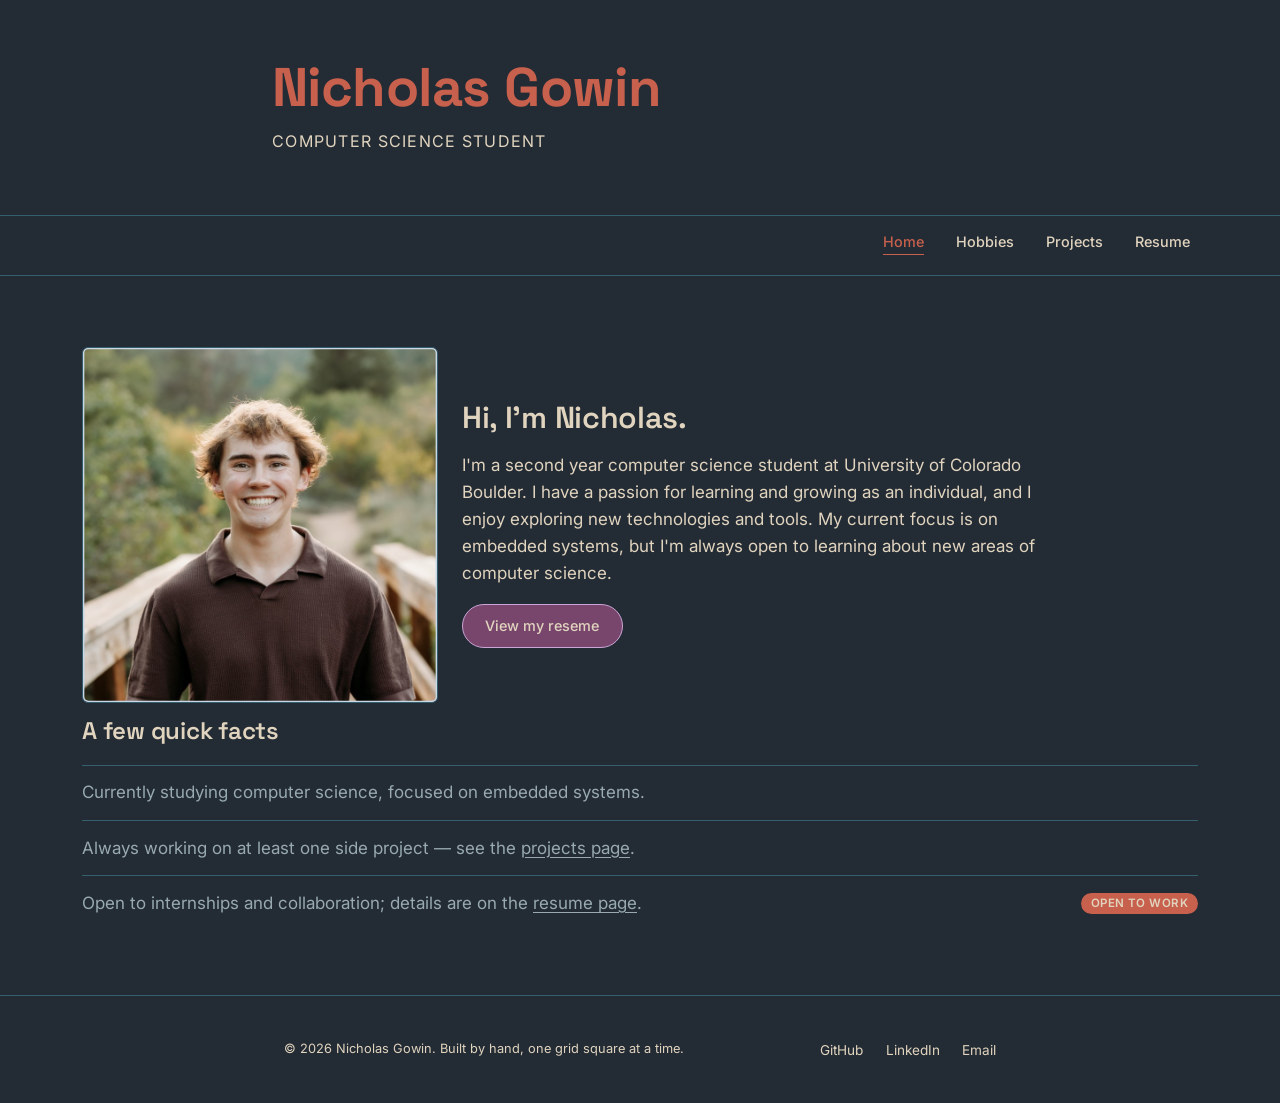
<file: views/index.html>
<!DOCTYPE html>
<html lang="en">
<head>
  <meta charset="UTF-8">
  <meta name="viewport" content="width=device-width, initial-scale=1.0">
  <title>Nicholas Gowin — Home</title>
  <link href="https://cdn.jsdelivr.net/npm/bootstrap@5.3.3/dist/css/bootstrap.min.css" rel="stylesheet">
  <link rel="stylesheet" href="../resources/css/style.css">
</head>
<body>

  <header class="site-header">
    <div class="identity">
      <h1>Nicholas Gowin</h1>
      <p class="tagline">Computer science student</p>
    </div>
  </header>

  <nav class="navbar navbar-expand-lg site-navbar">
    <div class="container">
      <button class="navbar-toggler" type="button" data-bs-toggle="collapse" data-bs-target="#navMain" aria-controls="navMain" aria-expanded="false" aria-label="Toggle navigation">
        <span class="navbar-toggler-icon"></span>
      </button>
      <div class="collapse navbar-collapse" id="navMain">
        <ul class="navbar-nav ms-auto gap-lg-4">
          <li class="nav-item"><a class="nav-link active" aria-current="page" href="index.html">Home</a></li>
          <li class="nav-item"><a class="nav-link" href="hobbies.html">Hobbies</a></li>
          <li class="nav-item"><a class="nav-link" href="projects.html">Projects</a></li>
          <li class="nav-item"><a class="nav-link" href="resume.html">Resume</a></li>
        </ul>
      </div>
    </div>
  </nav>

  <main>
    <div class="container">
      <section class="about">
        <hr class="eyebrow-line">
        <div class="row hero align-items-center g-4">
          <div class="col-md-4">
            <img src="../resources/img/avatar.svg" width="400" height="400" class="img-fluid rounded" alt="Portrait of Nicholas Gowin">
          </div>
          <div class="col-md-8 intro">
            <h2>Hi, I'm Nicholas.</h2>
            <p>
              I'm a second year computer science student at University of Colorado Boulder. 
              I have a passion for learning and growing as an individual, and I enjoy exploring new technologies and tools. My current focus is on embedded systems, but I'm always open to learning about new areas of computer science.
            </p>
            <p>
              
            </p>
            <a class="btn" href="resume.html">View my reseme</a>
          </div>
        </div>
      </section>

      <section class="quick-facts" aria-labelledby="facts-heading">
        <hr class="eyebrow-line">
        <h2 id="facts-heading">A few quick facts</h2>
        <ul class="pin-list list-unstyled">
          <li class="d-flex justify-content-between align-items-center">
            <span>Currently studying computer science, focused on embedded systems.</span>
          </li>

          </li>
          <li class="d-flex justify-content-between align-items-center">
            <span>Always working on at least one side project — see the <a href="projects.html">projects page</a>.</span>
          </li>
          <li class="d-flex justify-content-between align-items-center">
            <span>Open to internships and collaboration; details are on the <a href="resume.html">resume page</a>.</span>
            <span class="badge open-badge rounded-pill">Open to work</span>
          </li>
        </ul>
      </section>
    </div>
  </main>

  <footer class="site-footer">
    <div class="container footer-inner">
      <small>&copy; 2026 Nicholas Gowin. Built by hand, one grid square at a time.</small>
      <ul class="social-list">
        <li><a href="https://github.com/nicholasgowin1">GitHub</a></li>
        <li><a href="https://www.linkedin.com/in/nicholas-gowin-403a16380/">LinkedIn</a></li>
        <li><a href="mailto:nicholasgowin1@gmail.com">Email</a></li>
      </ul>
    </div>
  </footer>

  <script src="https://cdn.jsdelivr.net/npm/bootstrap@5.3.3/dist/js/bootstrap.bundle.min.js"></script>
</body>
</html>
</file>
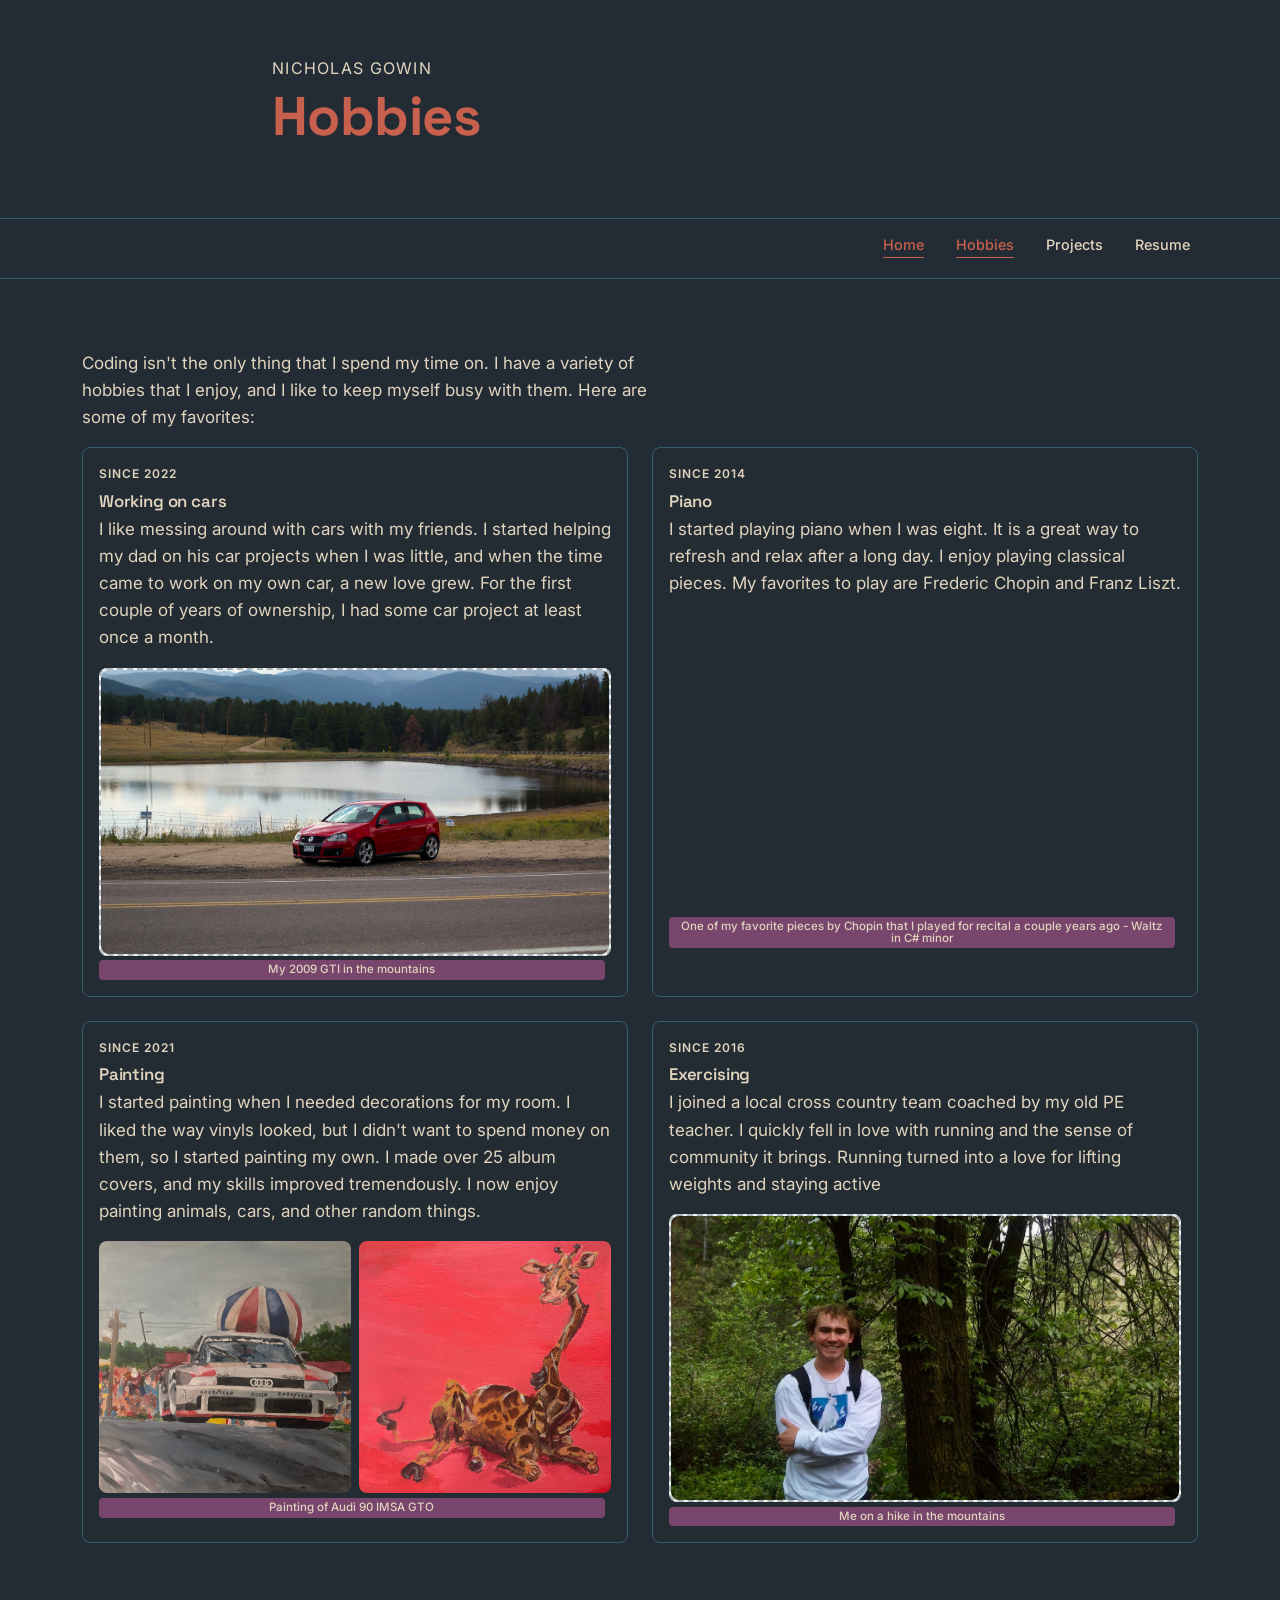
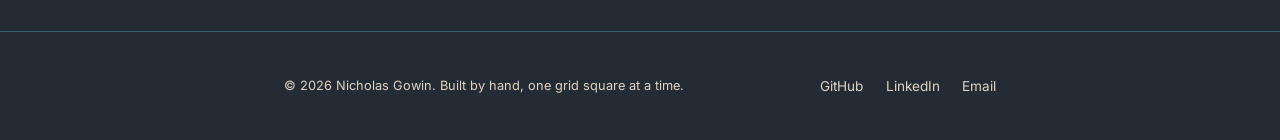
<file: hobbies.html>
<!DOCTYPE html>
<html lang="en">
<head>
  <meta charset="UTF-8">
  <meta name="viewport" content="width=device-width, initial-scale=1.0">
  <title>Nicholas Gowin — Hobbies</title>
  <link href="https://cdn.jsdelivr.net/npm/bootstrap@5.3.3/dist/css/bootstrap.min.css" rel="stylesheet">
  <link rel="stylesheet" href="style.css">
  <style>
    .hobby-photo-placeholder {
      width: 100%;
      aspect-ratio: 16 / 9;
      border: 2px dashed #adb5bd;
      border-radius: 0.5rem;
      background-color: #f1f3f5;
      display: flex;
      align-items: center;
      justify-content: center;
      color: #868e96;
      font-size: 0.95rem;
    }
  </style>
</head>
<body>

  <header class="site-header">
    <div class="identity">
      <p class="tagline" style="margin-bottom:0.2em;">Nicholas Gowin</p>
      <h1>Hobbies</h1>
    </div>
  </header>

  <nav class="navbar navbar-expand-lg site-navbar">
    <div class="container">
      <button class="navbar-toggler" type="button" data-bs-toggle="collapse" data-bs-target="#navMain" aria-controls="navMain" aria-expanded="false" aria-label="Toggle navigation">
        <span class="navbar-toggler-icon"></span>
      </button>
      <div class="collapse navbar-collapse" id="navMain">
        <ul class="navbar-nav ms-auto gap-lg-4">
          <a class="nav-link active" aria-current="page" href="index.html">Home</a>
          <li class="nav-item"><a class="nav-link active" aria-current="page" href="hobbies.html">Hobbies</a></li>
          <li class="nav-item"><a class="nav-link" href="projects.html">Projects</a></li>
          <li class="nav-item"><a class="nav-link" href="resume.html">Resume</a></li>
        </ul>
      </div>
    </div>
  </nav>

  <main>
    <div class="container">
      <section>
        <hr class="eyebrow-line">
        <p>
          Coding isn't the only thing that I spend my time on. I have a variety of hobbies that I enjoy,
           and I like to keep myself busy with them. Here are some of my favorites:
        </p>

        <div class="row row-cols-1 row-cols-md-2 g-4 mb-4">

          <div class="col">
            <div class="card h-100">
              <div class="card-body">
                <p class="meta">Since 2022</p>
                <h3 class="card-title">Working on cars</h3>
                <p class="card-text">
                  I like messing around with cars with my friends. I started helping my dad on his car projects when I was little, 
                  and when the time came to work on my own car, a new love grew. For the first couple of years of ownership, I had some car project 
                  at least once a month.
                </p>
                <div class="hobby-photo-placeholder mt-3">
                  <img src="My_Car.JPEG" alt="My car in the mountains" style="width:100%; height:100%; object-fit:cover; border-radius:0.5rem;">
                </div>
                <span class="badge tag-badge">My 2009 GTI in the mountains</span>

              </div>
            </div>
          </div>

          <div class="col">
            <div class="card h-100">
              <div class="card-body">
                <p class="meta">Since 2014</p>
                <h3 class="card-title">Piano</h3>
                <p class="card-text">
                  I started playing piano when I was eight. It is a great way to refresh and relax after a long day. I enjoy playing classical pieces.
                  My favorites to play are Frederic Chopin and Franz Liszt.
                </p>
                <div class="ratio ratio-16x9 mb-3">
                  <iframe src="https://www.youtube.com/embed/yZBX_78_lHY" title="Piano video" allowfullscreen></iframe>
                </div>
                <span class="badge tag-badge">One of my favorite pieces by Chopin that I played for recital a couple years ago - Waltz in C# minor</span>
              </div>
            </div>
          </div>

          <div class="col">
            <div class="card h-100">
              <div class="card-body">
                <p class="meta">Since 2021</p>
                <h3 class="card-title">Painting</h3>
                <p class="card-text">
                  I started painting when I needed decorations for my room. I liked the way vinyls looked, but I didn't want to spend money on them,
                  so I started painting my own. I made over 25 album covers, and my skills improved tremendously. I now enjoy painting animals, cars, and other random things.
                </p>
                  <div class="row g-2">
                    <div class="col-12 col-sm-6">
                      <img src="Portfolio_Pictures.png" alt="Collage of my paintings" 
                        style="width:100%; height:auto; object-fit:contain; border-radius:0.5rem;">
                    </div>
                  <div class="col-12 col-sm-6">
                    <img src="Portfolio_Pictures1.png" alt="Collage of my paintings" 
                      style="width:100%; height:auto; object-fit:contain; border-radius:0.5rem;">
                    </div>
                  </div>
                <span class="badge tag-badge">Painting of Audi 90 IMSA GTO </span>
              </div>
            </div>
          </div>

          <div class="col">
            <div class="card h-100">
              <div class="card-body">
                <p class="meta">Since 2016</p>
                <h3 class="card-title">Exercising</h3>
                <p class="card-text">
                  I joined a local cross country team coached by my old PE teacher.
                  I quickly fell in love with running and the sense of community it brings. 
                  Running turned into a love for lifting weights and staying active
                </p>
                <div class="hobby-photo-placeholder mt-3">
                  <img src="Exercise.jpeg" alt="" style="width:100%; height:100%; object-fit:cover; border-radius:0.5rem;">
                </div>
                <span class="badge tag-badge">Me on a hike in the mountains</span>
              </div>
            </div>
          </div>

        </div>
      </section>
    </div>
  </main>

  <footer class="site-footer">
    <div class="container footer-inner">
      <small>&copy; 2026 Nicholas Gowin. Built by hand, one grid square at a time.</small>
      <ul class="social-list">
        <li><a href="https://github.com/nicholasgowin1">GitHub</a></li>
        <li><a href="https://www.linkedin.com/in/nicholas-gowin-403a16380/">LinkedIn</a></li>
        <li><a href="mailto:nicholasgowin1@gmail.com">Email</a></li>
      </ul>
    </div>
  </footer>

  <script src="https://cdn.jsdelivr.net/npm/bootstrap@5.3.3/dist/js/bootstrap.bundle.min.js"></script>
</body>
</html>
</file>
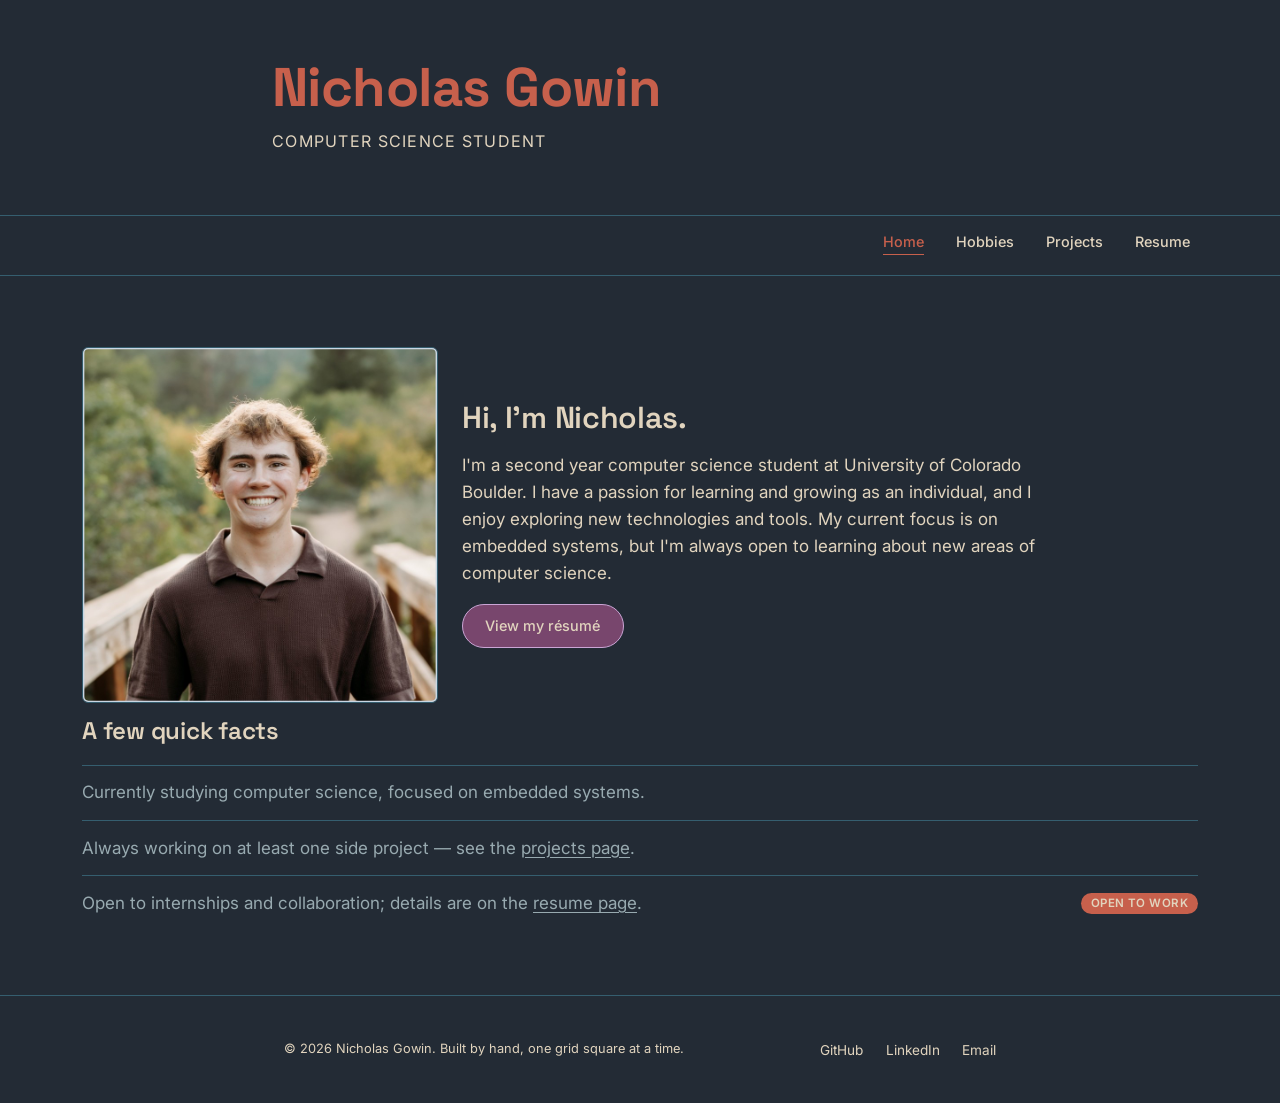
<file: home.html>
<!DOCTYPE html>
<html lang="en">
<head>
  <meta charset="UTF-8">
  <meta name="viewport" content="width=device-width, initial-scale=1.0">
  <title>Nicholas Gowin — Home</title>
  <link href="https://cdn.jsdelivr.net/npm/bootstrap@5.3.3/dist/css/bootstrap.min.css" rel="stylesheet">
  <link rel="stylesheet" href="style.css">
</head>
<body>

  <header class="site-header">
    <div class="identity">
      <h1>Nicholas Gowin</h1>
      <p class="tagline">Computer science student</p>
    </div>
  </header>

  <nav class="navbar navbar-expand-lg site-navbar">
    <div class="container">
      <button class="navbar-toggler" type="button" data-bs-toggle="collapse" data-bs-target="#navMain" aria-controls="navMain" aria-expanded="false" aria-label="Toggle navigation">
        <span class="navbar-toggler-icon"></span>
      </button>
      <div class="collapse navbar-collapse" id="navMain">
        <ul class="navbar-nav ms-auto gap-lg-4">
          <li class="nav-item"><a class="nav-link active" aria-current="page" href="home.html">Home</a></li>
          <li class="nav-item"><a class="nav-link" href="hobbies.html">Hobbies</a></li>
          <li class="nav-item"><a class="nav-link" href="projects.html">Projects</a></li>
          <li class="nav-item"><a class="nav-link" href="resume.html">Resume</a></li>
        </ul>
      </div>
    </div>
  </nav>

  <main>
    <div class="container">
      <section class="about">
        <hr class="eyebrow-line">
        <div class="row hero align-items-center g-4">
          <div class="col-md-4">
            <img src="avatar.svg" width="400" height="400" class="img-fluid rounded" alt="Portrait of Nicholas Gowin">
          </div>
          <div class="col-md-8 intro">
            <h2>Hi, I'm Nicholas.</h2>
            <p>
              I'm a second year computer science student at University of Colorado Boulder. 
              I have a passion for learning and growing as an individual, and I enjoy exploring new technologies and tools. My current focus is on embedded systems, but I'm always open to learning about new areas of computer science.
            </p>
            <p>
              
            </p>
            <a class="btn" href="resume.html">View my résumé</a>
          </div>
        </div>
      </section>

      <section class="quick-facts" aria-labelledby="facts-heading">
        <hr class="eyebrow-line">
        <h2 id="facts-heading">A few quick facts</h2>
        <ul class="pin-list list-unstyled">
          <li class="d-flex justify-content-between align-items-center">
            <span>Currently studying computer science, focused on embedded systems.</span>
          </li>

          </li>
          <li class="d-flex justify-content-between align-items-center">
            <span>Always working on at least one side project — see the <a href="projects.html">projects page</a>.</span>
          </li>
          <li class="d-flex justify-content-between align-items-center">
            <span>Open to internships and collaboration; details are on the <a href="resume.html">resume page</a>.</span>
            <span class="badge open-badge rounded-pill">Open to work</span>
          </li>
        </ul>
      </section>
    </div>
  </main>

  <footer class="site-footer">
    <div class="container footer-inner">
      <small>&copy; 2026 Nicholas Gowin. Built by hand, one grid square at a time.</small>
      <ul class="social-list">
        <li><a href="https://github.com/nicholasgowin1">GitHub</a></li>
        <li><a href="https://www.linkedin.com/in/nicholas-gowin-403a16380/">LinkedIn</a></li>
        <li><a href="mailto:nicholasgowin1@gmail.com">Email</a></li>
      </ul>
    </div>
  </footer>

  <script src="https://cdn.jsdelivr.net/npm/bootstrap@5.3.3/dist/js/bootstrap.bundle.min.js"></script>
</body>
</html>
</file>
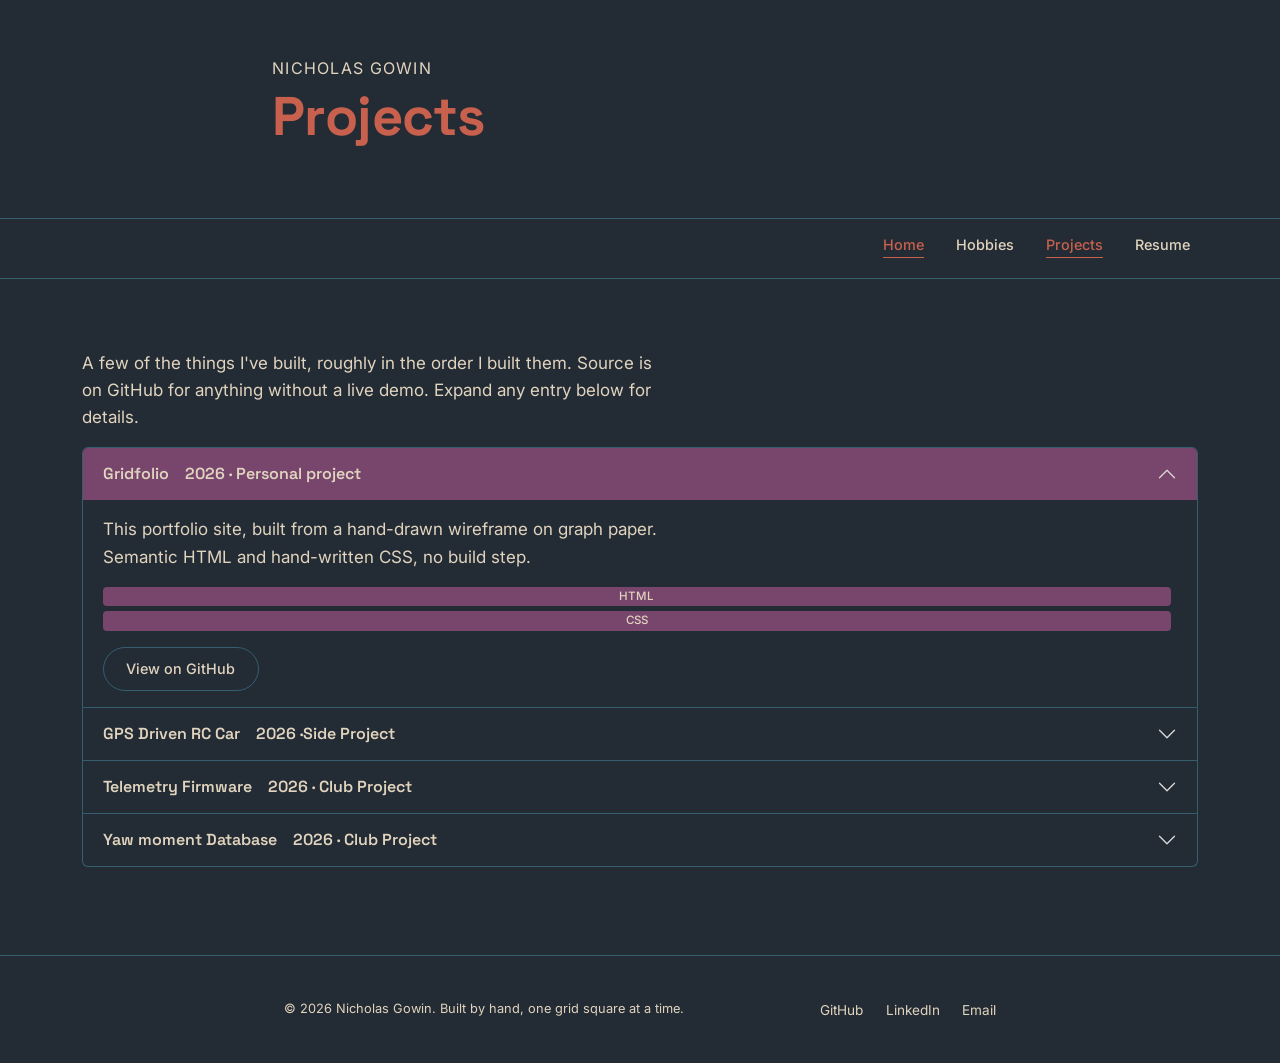
<file: projects.html>
<!DOCTYPE html>
<html lang="en">
<head>
  <meta charset="UTF-8">
  <meta name="viewport" content="width=device-width, initial-scale=1.0">
  <title>Nicholas Gowin — Projects</title>
  <link href="https://cdn.jsdelivr.net/npm/bootstrap@5.3.3/dist/css/bootstrap.min.css" rel="stylesheet">
  <link rel="stylesheet" href="style.css">
</head>
<body>

  <header class="site-header">
    <div class="identity">
      <p class="tagline" style="margin-bottom:0.2em;">Nicholas Gowin</p>
      <h1>Projects</h1>
    </div>
  </header>

  <nav class="navbar navbar-expand-lg site-navbar">
    <div class="container">
      <button class="navbar-toggler" type="button" data-bs-toggle="collapse" data-bs-target="#navMain" aria-controls="navMain" aria-expanded="false" aria-label="Toggle navigation">
        <span class="navbar-toggler-icon"></span>
      </button>
      <div class="collapse navbar-collapse" id="navMain">
        <ul class="navbar-nav ms-auto gap-lg-4">
          <a class="nav-link active" aria-current="page" href="index.html">Home</a>
          <li class="nav-item"><a class="nav-link" href="hobbies.html">Hobbies</a></li>
          <li class="nav-item"><a class="nav-link active" aria-current="page" href="projects.html">Projects</a></li>
          <li class="nav-item"><a class="nav-link" href="resume.html">Resume</a></li>
        </ul>
      </div>
    </div>
  </nav>

  <main>
    <div class="container">
      <section>
        <hr class="eyebrow-line">
        <p>
          A few of the things I've built, roughly in the order I built them.
          Source is on GitHub for anything without a live demo. Expand any
          entry below for details.
        </p>

        <div class="accordion mb-4" id="projectsAccordion">

          <div class="accordion-item">
            <h3 class="accordion-header" id="heading-gridfolio">
              <button class="accordion-button" type="button" data-bs-toggle="collapse" data-bs-target="#collapse-gridfolio" aria-expanded="true" aria-controls="collapse-gridfolio">
                Gridfolio <span class="meta ms-3 mb-0">2026 · Personal project</span>
              </button>
            </h3>
            <div id="collapse-gridfolio" class="accordion-collapse collapse show" aria-labelledby="heading-gridfolio" data-bs-parent="#projectsAccordion">
              <div class="accordion-body">
                <p>
                  This portfolio site, built from a hand-drawn wireframe on graph
                  paper. Semantic HTML and hand-written CSS, no build step.
                </p>
                <span class="badge tag-badge">HTML</span>
                <span class="badge tag-badge">CSS</span>
                <p class="mt-3 mb-0">
                  <a class="btn btn-quiet" href="https://github.com/nicholasgowin/gridfolio">View on GitHub</a>
                </p>
              </div>
            </div>
          </div>

          <div class="accordion-item">
            <h3 class="accordion-header" id="heading-GPS-Car">
              <button class="accordion-button collapsed" type="button" data-bs-toggle="collapse" data-bs-target="#collapse-GPS-Car" aria-expanded="false" aria-controls="collapse-GPS-Car">
                GPS Driven RC Car <span class="meta ms-3 mb-0">2026 ·Side Project</span>
              </button>
            </h3>
            <div id="collapse-GPS-Car" class="accordion-collapse collapse" aria-labelledby="heading-GPS-Car" data-bs-parent="#projectsAccordion">
              <div class="accordion-body">
                <p>
                  A GPS driven RC car that follows assigned waypoints. 
                  It is sent a signal via radio frequency from a raspberry pi that has an embedded 
                  AI system that detects blue herons.
                  The goal is to scare away predatory birds from the area, who might eat my fish.
                </p>
                <span class="badge tag-badge">Arduino IDE</span>
                <span class="badge tag-badge">C++</span>
                <p class="mt-3 mb-0">
                  <a class="btn btn-quiet" href="https://github.com/nicholasgowin/GPS-Car">View on GitHub</a>
                </p>
              </div>
            </div>
          </div>

          <div class="accordion-item">
            <h3 class="accordion-header" id="heading-telemetry">
              <button class="accordion-button collapsed" type="button" data-bs-toggle="collapse" data-bs-target="#collapse-telemetry" aria-expanded="false" aria-controls="collapse-telemetry">
                Telemetry Firmware <span class="meta ms-3 mb-0">2026 · Club Project</span>
              </button>
            </h3>
            <div id="collapse-telemetry" class="accordion-collapse collapse" aria-labelledby="heading-telemetry" data-bs-parent="#projectsAccordion">
              <div class="accordion-body">
                <p>
                  Pulls CAN buss data, and sends it to a remote web server for real-time monitoring.
                </p>
                <span class="badge tag-badge">C</span>
                <p class="mt-3 mb-0">
                  <a class="btn btn-quiet" href="https://github.com/nicholasgowin/telemetry">View on GitHub</a>
                </p>
              </div>
            </div>
          </div>

          <div class="accordion-item">
            <h3 class="accordion-header" id="heading-yaw-moment">
              <button class="accordion-button collapsed" type="button" data-bs-toggle="collapse" data-bs-target="#collapse-yaw-moment" aria-expanded="false" aria-controls="collapse-yaw-moment">
                Yaw moment Database <span class="meta ms-3 mb-0">2026 · Club Project</span>
              </button>
            </h3>
            <div id="collapse-yaw-moment" class="accordion-collapse collapse" aria-labelledby="heading-yaw-moment" data-bs-parent="#projectsAccordion">
              <div class="accordion-body">
                <p>
                  Collects data from the vehicle's CAN bus and displays it in a web interface.
                </p>
                <span class="badge tag-badge">Python</span>
                <span class="badge tag-badge">Matlab
                  
                </span>
                <p class="mt-3 mb-0">
                  <a class="btn btn-quiet" href="https://github.com/nicholasgowin/heading-yaw-moment">View on GitHub</a>
                </p>
              </div>
            </div>
          </div>

        </div>
      </section>
    </div>
  </main>

  <footer class="site-footer">
    <div class="container footer-inner">
      <small>&copy; 2026 Nicholas Gowin. Built by hand, one grid square at a time.</small>
      <ul class="social-list">
        <li><a href="https://github.com/nicholasgowin1">GitHub</a></li>
        <li><a href="https://www.linkedin.com/in/nicholas-gowin-403a16380/">LinkedIn</a></li>
        <li><a href="mailto:nicholasgowin1@gmail.com">Email</a></li>
      </ul>
    </div>
  </footer>

  <script src="https://cdn.jsdelivr.net/npm/bootstrap@5.3.3/dist/js/bootstrap.bundle.min.js"></script>
  <script>
    // If the page is loaded with a hash pointing at an accordion panel
    // (e.g. resume.html links to projects.html#collapse-GPS-Car),
    // expand that panel and scroll to it.
    document.addEventListener('DOMContentLoaded', function () {
      if (window.location.hash) {
        var target = document.querySelector(window.location.hash);
        if (target && target.classList.contains('accordion-collapse')) {
          var collapse = bootstrap.Collapse.getOrCreateInstance(target, { toggle: false });
          collapse.show();
          target.scrollIntoView({ behavior: 'smooth', block: 'start' });
        }
      }
    });
  </script>
</body>
</html>
</file>
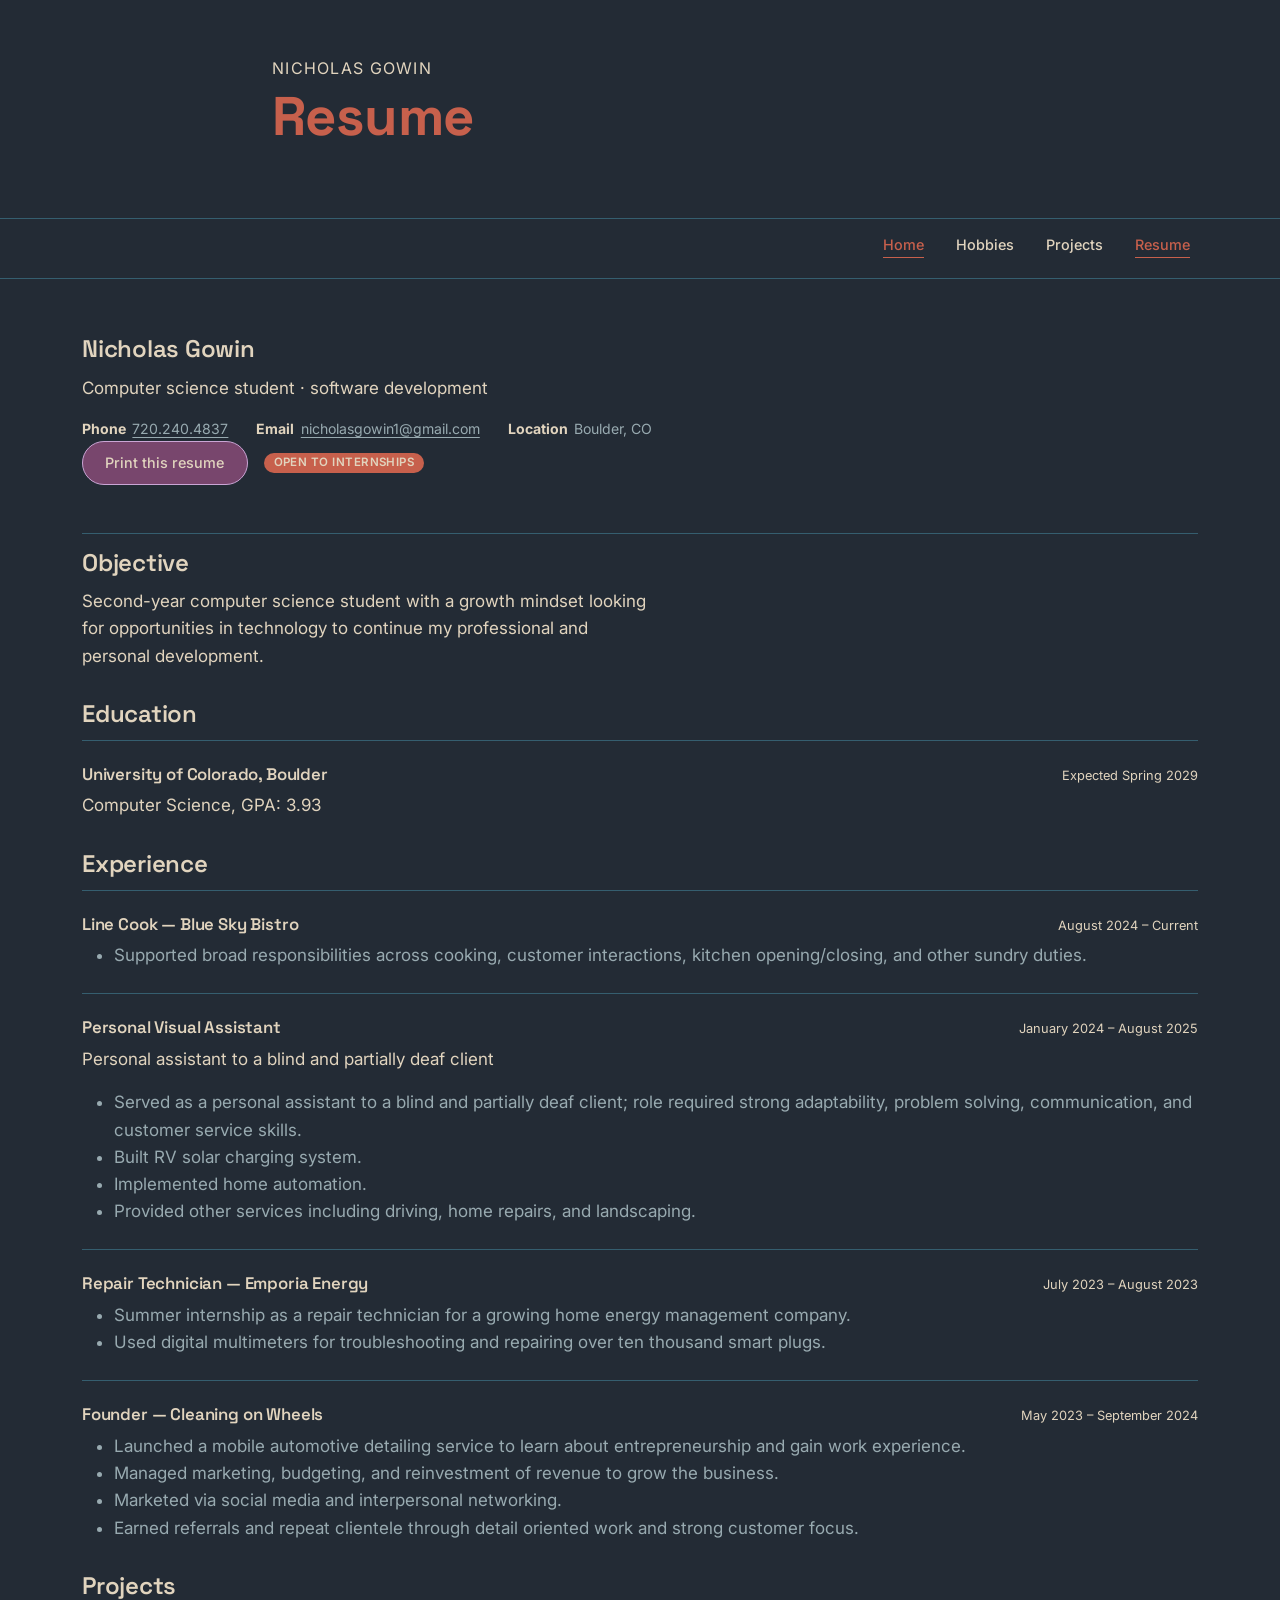
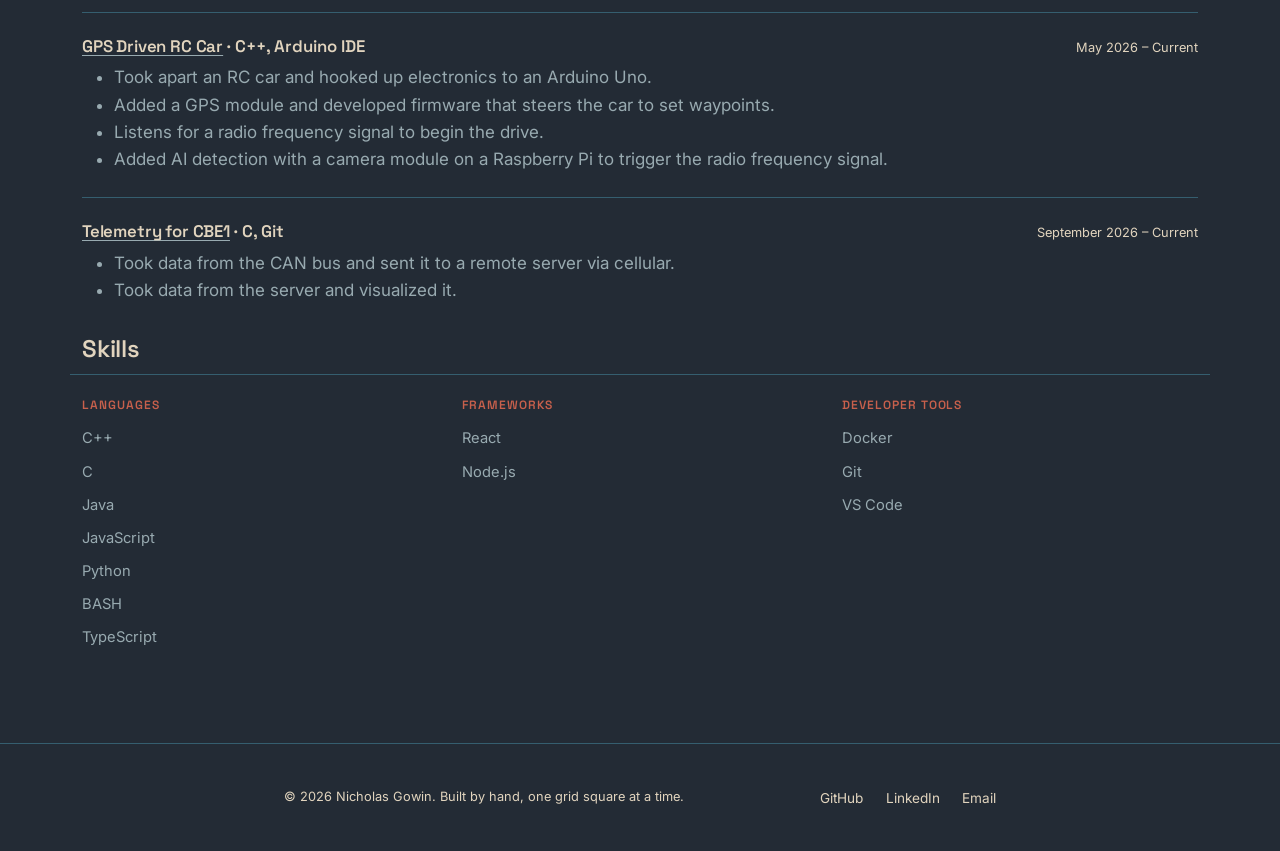
<file: resume.html>
<!DOCTYPE html>
<html lang="en">
<head>
  <meta charset="UTF-8">
  <meta name="viewport" content="width=device-width, initial-scale=1.0">
  <title>Nicholas Gowin — Resume</title>
  <link href="https://cdn.jsdelivr.net/npm/bootstrap@5.3.3/dist/css/bootstrap.min.css" rel="stylesheet">
  <link rel="stylesheet" href="style.css">
</head>
<body>

  <!--
    BOOTSTRAP CLASS ANNOTATIONS (Step 4 requirement — three classes explained)

    Bootstrap class     | Element using it                  | What it does
    --------------------|------------------------------------|----------------------------------------------------------
    container           | <div class="container"> around     | Centers the page content in a fixed max-width column and
                         | <main> on every page                | adds responsive left/right gutters that shrink on mobile.
    row-cols-md-2        | Hobby card grid (hobbies.html)      | Tells the Bootstrap grid to lay out 2 cards per row once
                         |                                      | the viewport reaches "md" width, and stack to 1 per row
                         |                                      | below that — no custom media query needed.
    accordion-button     | Project title buttons (projects.html)| Styles a clickable header that expands/collapses its
                         |                                      | matching accordion-body, and (via aria-expanded) tells
                         |                                      | assistive tech whether that panel is open or closed.
  -->

  <header class="site-header">
    <div class="identity">
      <p class="tagline" style="margin-bottom:0.2em;">Nicholas Gowin</p>
      <h1>Resume</h1>
    </div>
  </header>

  <nav class="navbar navbar-expand-lg site-navbar">
    <div class="container">
      <button class="navbar-toggler" type="button" data-bs-toggle="collapse" data-bs-target="#navMain" aria-controls="navMain" aria-expanded="false" aria-label="Toggle navigation">
        <span class="navbar-toggler-icon"></span>
      </button>
      <div class="collapse navbar-collapse" id="navMain">
        <ul class="navbar-nav ms-auto gap-lg-4">
          <a class="nav-link active" aria-current="page" href="index.html">Home</a>
          <li class="nav-item"><a class="nav-link" href="hobbies.html">Hobbies</a></li>
          <li class="nav-item"><a class="nav-link" href="projects.html">Projects</a></li>
          <li class="nav-item"><a class="nav-link active" aria-current="page" href="resume.html">Resume</a></li>
        </ul>
      </div>
    </div>
  </nav>

  <main>
    <div class="container">
      <section class="resume-header">
        <h2>Nicholas Gowin</h2>
        <p style="margin-bottom:0;">Computer science student · software development</p>
        <dl class="contact-list">
          <div><dt>Phone</dt><dd><a href="tel:7202404837">720.240.4837</a></dd></div>
          <div><dt>Email</dt><dd><a href="mailto:nicholasgowin1@gmail.com">nicholasgowin1@gmail.com</a></dd></div>
          <div><dt>Location</dt><dd>Boulder, CO</dd></div>
        </dl>
        <p class="d-flex align-items-center gap-3 flex-wrap">
          <a class="btn" href="resume.pdf" target="_blank" rel="noopener">Print this resume</a>
          <span class="badge open-badge rounded-pill">Open to internships</span>
        </p>
      </section>

      <section aria-labelledby="objective-heading">
        <hr class="eyebrow-line">
        <h2 id="objective-heading">Objective</h2>
        <p>
          Second-year computer science student with a growth mindset
          looking for opportunities in technology to continue my
          professional and personal development.
        </p>
      </section>

      <section aria-labelledby="education-heading">
        <hr class="eyebrow-line">
        <h2 id="education-heading">Education</h2>
        <article class="resume-entry">
          <div class="role-line">
            <h3>University of Colorado, Boulder</h3>
            <time datetime="2029">Expected Spring 2029</time>
          </div>
          <p>Computer Science, GPA: 3.93</p>
        </article>
      </section>

      <section aria-labelledby="experience-heading">
        <hr class="eyebrow-line">
        <h2 id="experience-heading">Experience</h2>

        <article class="resume-entry">
          <div class="role-line">
            <h3>Line Cook — Blue Sky Bistro</h3>
            <time datetime="2024-08">August 2024 – Current</time>
          </div>
          <ul>
            <li>Supported broad responsibilities across cooking, customer interactions, kitchen opening/closing, and other sundry duties.</li>
          </ul>
        </article>

        <article class="resume-entry">
          <div class="role-line">
            <h3>Personal Visual Assistant</h3>
            <time datetime="2024-01/2025-08">January 2024 – August 2025</time>
          </div>
          <p class="meta" style="text-transform:none; letter-spacing:0;">Personal assistant to a blind and partially deaf client</p>
          <ul>
            <li>Served as a personal assistant to a blind and partially deaf client; role required strong adaptability, problem solving, communication, and customer service skills.</li>
            <li>Built RV solar charging system.</li>
            <li>Implemented home automation.</li>
            <li>Provided other services including driving, home repairs, and landscaping.</li>
          </ul>
        </article>

        <article class="resume-entry">
          <div class="role-line">
            <h3>Repair Technician — Emporia Energy</h3>
            <time datetime="2023-07/2023-08">July 2023 – August 2023</time>
          </div>
          <ul>
            <li>Summer internship as a repair technician for a growing home energy management company.</li>
            <li>Used digital multimeters for troubleshooting and repairing over ten thousand smart plugs.</li>
          </ul>
        </article>

        <article class="resume-entry">
          <div class="role-line">
            <h3>Founder — Cleaning on Wheels</h3>
            <time datetime="2023-05/2024-09">May 2023 – September 2024</time>
          </div>
          <ul>
            <li>Launched a mobile automotive detailing service to learn about entrepreneurship and gain work experience.</li>
            <li>Managed marketing, budgeting, and reinvestment of revenue to grow the business.</li>
            <li>Marketed via social media and interpersonal networking.</li>
            <li>Earned referrals and repeat clientele through detail oriented work and strong customer focus.</li>
          </ul>
        </article>
      </section>

      <section aria-labelledby="projects-heading">
        <hr class="eyebrow-line">
        <h2 id="projects-heading">Projects</h2>

        <article class="resume-entry">
          <div class="role-line">
            <h3><a href="projects.html#collapse-GPS-Car" style="color: var(--ink-soft);">GPS Driven RC Car</a> <span class="meta" style="text-transform:none; letter-spacing:0;">· C++, Arduino IDE</span></h3>
            <time datetime="2026-05">May 2026 – Current</time>
          </div>
          <ul>
            <li>Took apart an RC car and hooked up electronics to an Arduino Uno.</li>
            <li>Added a GPS module and developed firmware that steers the car to set waypoints.</li>
            <li>Listens for a radio frequency signal to begin the drive.</li>
            <li>Added AI detection with a camera module on a Raspberry Pi to trigger the radio frequency signal.</li>
          </ul>
        </article>

        <article class="resume-entry">
          <div class="role-line">
            <h3><a href="projects.html#collapse-telemetry" style="color: var(--ink-soft);">Telemetry for CBE1</a> <span class="meta" style="text-transform:none; letter-spacing:0;">· C, Git</span></h3>
            <time datetime="2026-09">September 2026 – Current</time>
          </div>
          <ul>
            <li>Took data from the CAN bus and sent it to a remote server via cellular.</li>
            <li>Took data from the server and visualized it.</li>
          </ul>
        </article>
      </section>

      <section aria-labelledby="skills-heading">
        <hr class="eyebrow-line">
        <h2 id="skills-heading">Skills</h2>
        <div class="row skills-grid">
          <div class="col-sm-4 mb-4">
            <h3>Languages</h3>
            <ul>
              <li>C++</li>
              <li>C</li>
              <li>Java</li>
              <li>JavaScript</li>
              <li>Python</li>
              <li>BASH</li>
              <li>TypeScript</li>
            </ul>
          </div>
          <div class="col-sm-4 mb-4">
            <h3>Frameworks</h3>
            <ul>
              <li>React</li>
              <li>Node.js</li>
            </ul>
          </div>
          <div class="col-sm-4 mb-4">
            <h3>Developer Tools</h3>
            <ul>
              <li>Docker</li>
              <li>Git</li>
              <li>VS Code</li>
            </ul>
          </div>
        </div>
      </section>
    </div>
  </main>

  <footer class="site-footer">
    <div class="container footer-inner">
      <small>&copy; 2026 Nicholas Gowin. Built by hand, one grid square at a time.</small>
      <ul class="social-list">
        <li><a href="https://github.com/nicholasgowin1">GitHub</a></li>
        <li><a href="https://www.linkedin.com/in/nicholas-gowin-403a16380/">LinkedIn</a></li>
        <li><a href="mailto:nicholasgowin1@gmail.com">Email</a></li>
      </ul>
    </div>
  </footer>

  <script src="https://cdn.jsdelivr.net/npm/bootstrap@5.3.3/dist/js/bootstrap.bundle.min.js"></script>
</body>
</html>
</file>
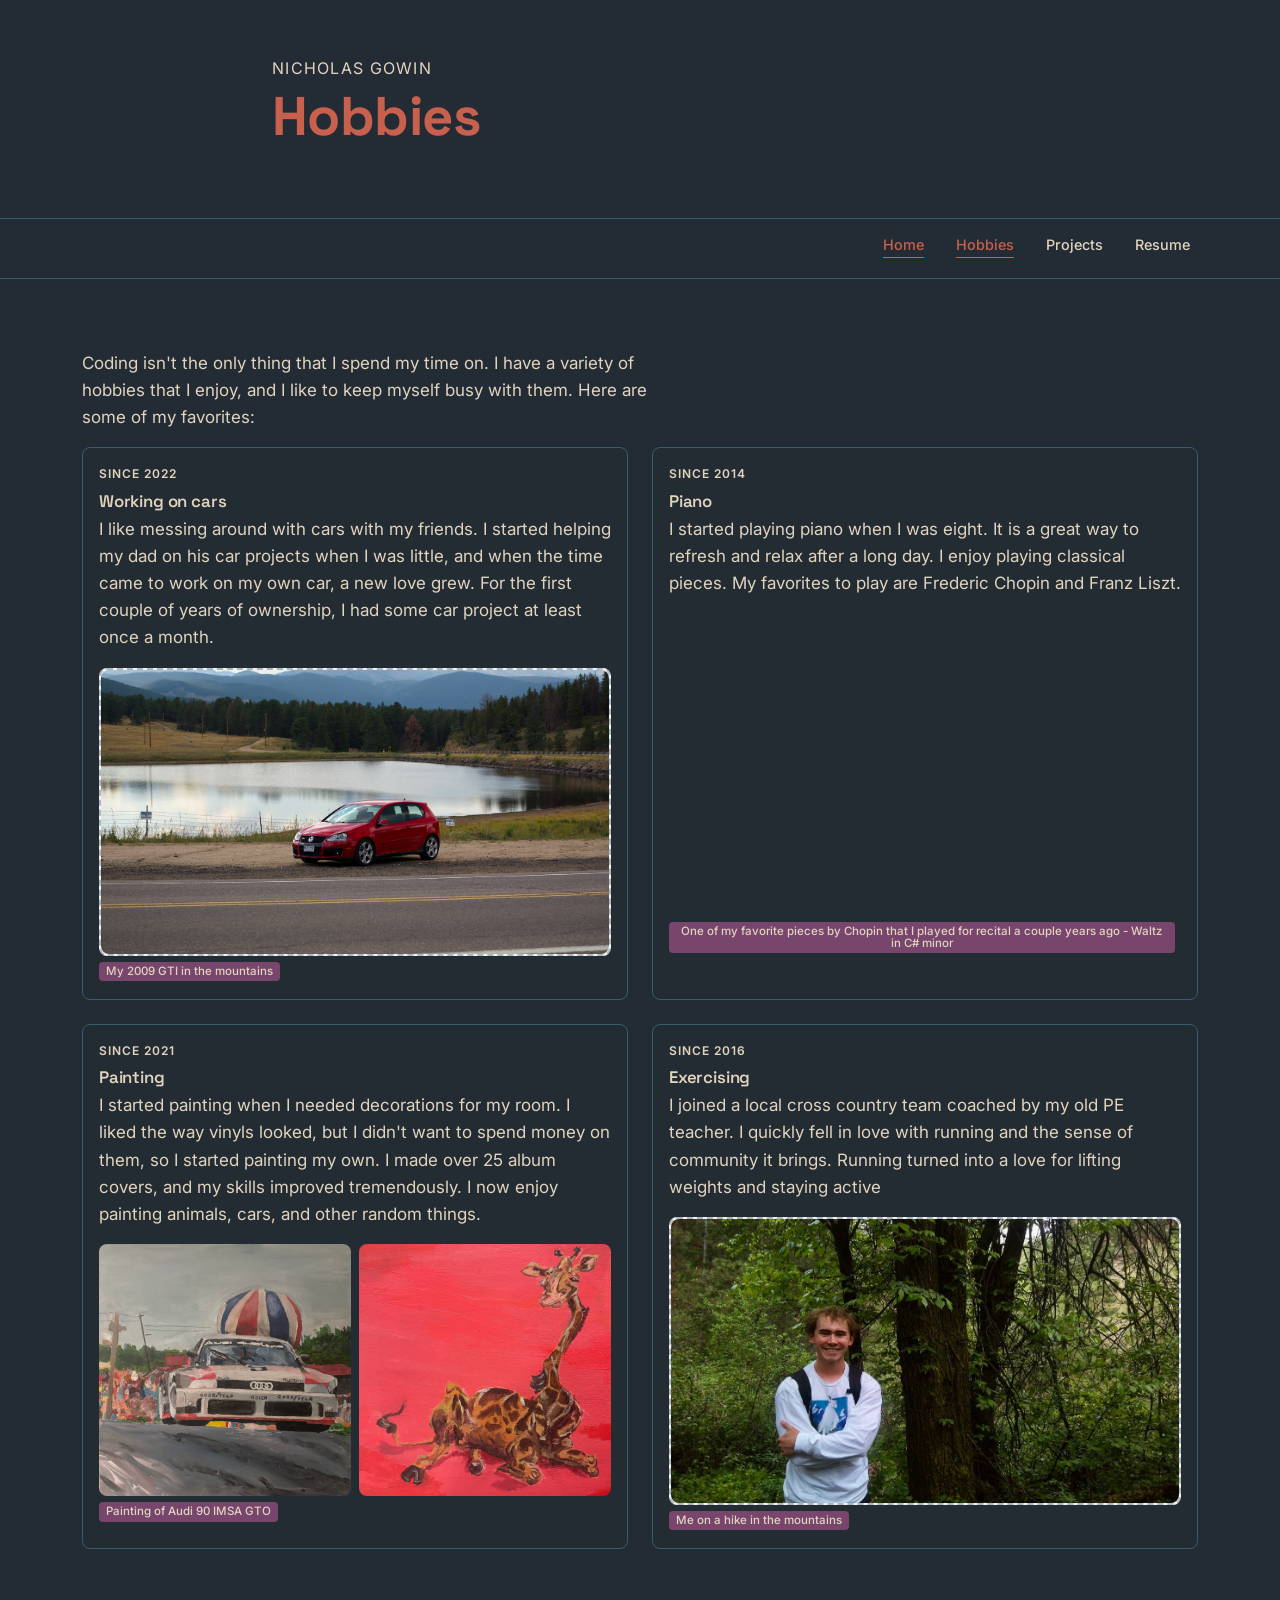
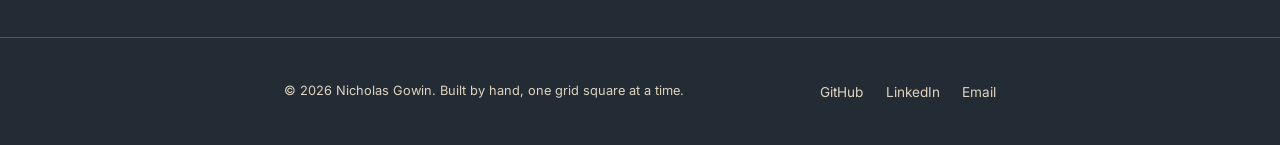
<file: views/hobbies.html>
<!DOCTYPE html>
<html lang="en">
<head>
  <meta charset="UTF-8">
  <meta name="viewport" content="width=device-width, initial-scale=1.0">
  <title>Nicholas Gowin — Hobbies</title>
  <link href="https://cdn.jsdelivr.net/npm/bootstrap@5.3.3/dist/css/bootstrap.min.css" rel="stylesheet">
  <link rel="stylesheet" href="../resources/css/style.css">
  <style>
    .hobby-photo-placeholder {
      width: 100%;
      aspect-ratio: 16 / 9;
      border: 2px dashed #adb5bd;
      border-radius: 0.5rem;
      background-color: #f1f3f5;
      display: flex;
      align-items: center;
      justify-content: center;
      color: #868e96;
      font-size: 0.95rem;
    }
  </style>
</head>
<body>

  <header class="site-header">
    <div class="identity">
      <p class="tagline" style="margin-bottom:0.2em;">Nicholas Gowin</p>
      <h1>Hobbies</h1>
    </div>
  </header>

  <nav class="navbar navbar-expand-lg site-navbar">
    <div class="container">
      <button class="navbar-toggler" type="button" data-bs-toggle="collapse" data-bs-target="#navMain" aria-controls="navMain" aria-expanded="false" aria-label="Toggle navigation">
        <span class="navbar-toggler-icon"></span>
      </button>
      <div class="collapse navbar-collapse" id="navMain">
        <ul class="navbar-nav ms-auto gap-lg-4">
          <a class="nav-link active" aria-current="page" href="index.html">Home</a>
          <li class="nav-item"><a class="nav-link active" aria-current="page" href="hobbies.html">Hobbies</a></li>
          <li class="nav-item"><a class="nav-link" href="projects.html">Projects</a></li>
          <li class="nav-item"><a class="nav-link" href="resume.html">Resume</a></li>
        </ul>
      </div>
    </div>
  </nav>

  <main>
    <div class="container">
      <section>
        <hr class="eyebrow-line">
        <p>
          Coding isn't the only thing that I spend my time on. I have a variety of hobbies that I enjoy,
           and I like to keep myself busy with them. Here are some of my favorites:
        </p>

        <div class="row row-cols-1 row-cols-md-2 g-4 mb-4">

          <div class="col">
            <div class="card h-100">
              <div class="card-body">
                <p class="meta">Since 2022</p>
                <h3 class="card-title">Working on cars</h3>
                <p class="card-text">
                  I like messing around with cars with my friends. I started helping my dad on his car projects when I was little, 
                  and when the time came to work on my own car, a new love grew. For the first couple of years of ownership, I had some car project 
                  at least once a month.
                </p>
                <div class="hobby-photo-placeholder mt-3">
                  <img src="../resources/img/My_Car.JPEG" alt="My car in the mountains" style="width:100%; height:100%; object-fit:cover; border-radius:0.5rem;">
                </div>
                <span class="badge tag-badge">My 2009 GTI in the mountains</span>

              </div>
            </div>
          </div>

          <div class="col">
            <div class="card h-100">
              <div class="card-body">
                <p class="meta">Since 2014</p>
                <h3 class="card-title">Piano</h3>
                <p class="card-text">
                  I started playing piano when I was eight. It is a great way to refresh and relax after a long day. I enjoy playing classical pieces.
                  My favorites to play are Frederic Chopin and Franz Liszt.
                </p>
                <div class="ratio ratio-16x9 mb-3">
                  <iframe src="https://www.youtube.com/embed/yZBX_78_lHY" title="Piano video" allowfullscreen></iframe>
                </div>
                <span class="badge tag-badge">One of my favorite pieces by Chopin that I played for recital a couple years ago - Waltz in C# minor</span>
              </div>
            </div>
          </div>

          <div class="col">
            <div class="card h-100">
              <div class="card-body">
                <p class="meta">Since 2021</p>
                <h3 class="card-title">Painting</h3>
                <p class="card-text">
                  I started painting when I needed decorations for my room. I liked the way vinyls looked, but I didn't want to spend money on them,
                  so I started painting my own. I made over 25 album covers, and my skills improved tremendously. I now enjoy painting animals, cars, and other random things.
                </p>
                  <div class="row g-2">
                    <div class="col-12 col-sm-6">
                      <img src="../resources/img/Portfolio_Pictures.png" alt="Collage of my paintings" 
                        style="width:100%; height:auto; object-fit:contain; border-radius:0.5rem;">
                    </div>
                  <div class="col-12 col-sm-6">
                    <img src="../resources/img/Portfolio_Pictures1.png" alt="Collage of my paintings" 
                      style="width:100%; height:auto; object-fit:contain; border-radius:0.5rem;">
                    </div>
                  </div>
                <span class="badge tag-badge">Painting of Audi 90 IMSA GTO </span>
              </div>
            </div>
          </div>

          <div class="col">
            <div class="card h-100">
              <div class="card-body">
                <p class="meta">Since 2016</p>
                <h3 class="card-title">Exercising</h3>
                <p class="card-text">
                  I joined a local cross country team coached by my old PE teacher.
                  I quickly fell in love with running and the sense of community it brings. 
                  Running turned into a love for lifting weights and staying active
                </p>
                <div class="hobby-photo-placeholder mt-3">
                  <img src="../resources/img/Exercise.jpeg" alt="" style="width:100%; height:100%; object-fit:cover; border-radius:0.5rem;">
                </div>
                <span class="badge tag-badge">Me on a hike in the mountains</span>
              </div>
            </div>
          </div>

        </div>
      </section>
    </div>
  </main>

  <footer class="site-footer">
    <div class="container footer-inner">
      <small>&copy; 2026 Nicholas Gowin. Built by hand, one grid square at a time.</small>
      <ul class="social-list">
        <li><a href="https://github.com/nicholasgowin1">GitHub</a></li>
        <li><a href="https://www.linkedin.com/in/nicholas-gowin-403a16380/">LinkedIn</a></li>
        <li><a href="mailto:nicholasgowin1@gmail.com">Email</a></li>
      </ul>
    </div>
  </footer>

  <script src="https://cdn.jsdelivr.net/npm/bootstrap@5.3.3/dist/js/bootstrap.bundle.min.js"></script>
</body>
</html>
</file>
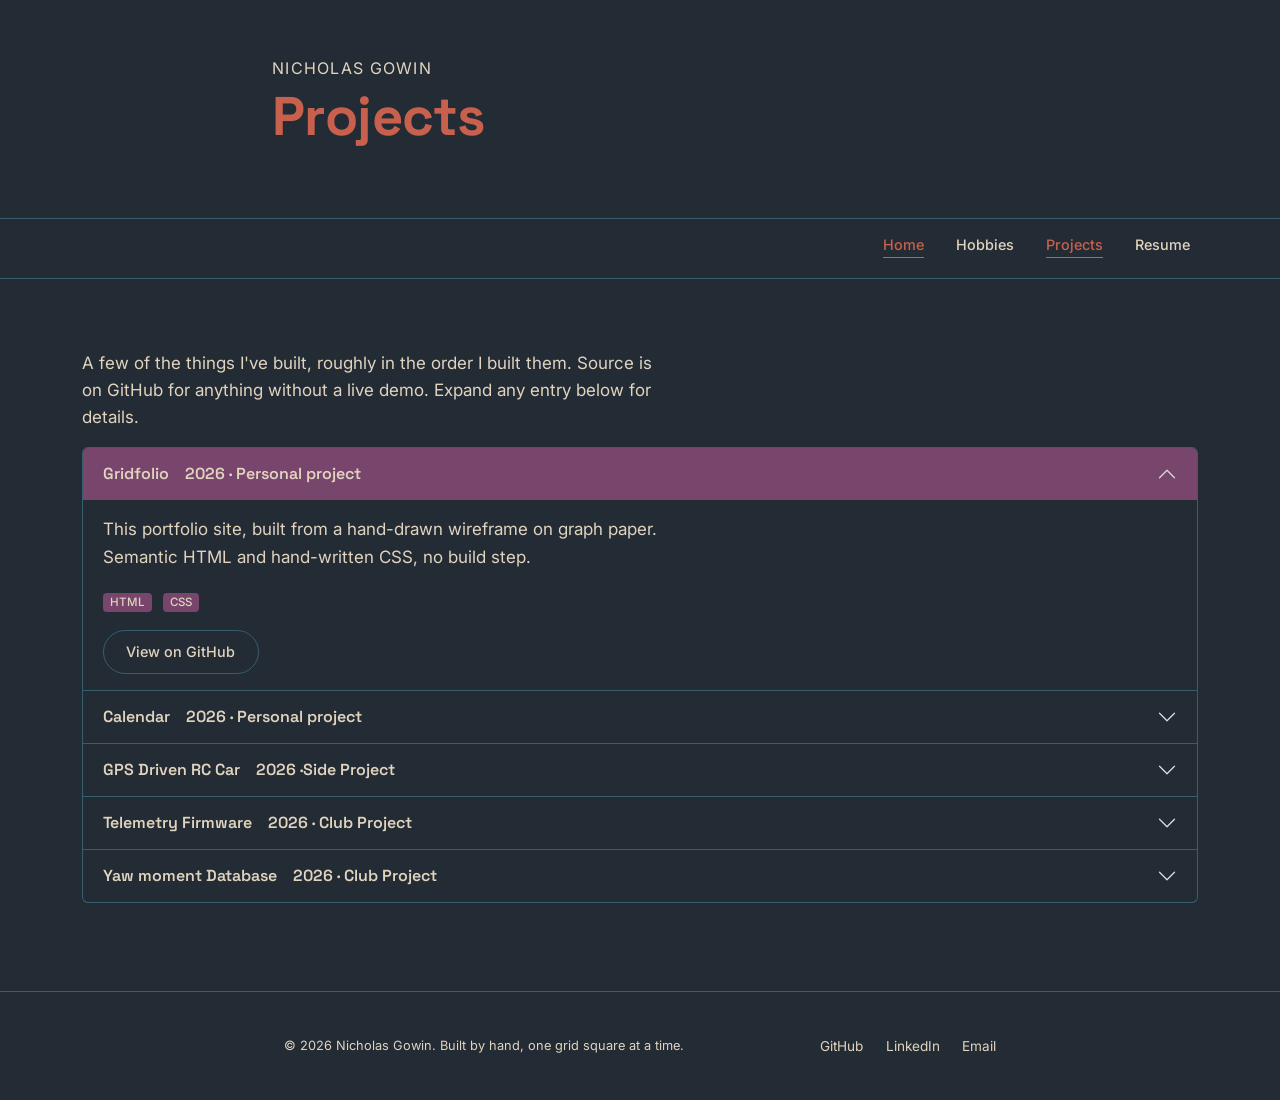
<file: views/projects.html>
<!DOCTYPE html>
<html lang="en">
<head>
  <meta charset="UTF-8">
  <meta name="viewport" content="width=device-width, initial-scale=1.0">
  <title>Nicholas Gowin — Projects</title>
  <link href="https://cdn.jsdelivr.net/npm/bootstrap@5.3.3/dist/css/bootstrap.min.css" rel="stylesheet">
  <link rel="stylesheet" href="../resources/css/style.css">
</head>
<body>

  <header class="site-header">
    <div class="identity">
      <p class="tagline" style="margin-bottom:0.2em;">Nicholas Gowin</p>
      <h1>Projects</h1>
    </div>
  </header>

  <nav class="navbar navbar-expand-lg site-navbar">
    <div class="container">
      <button class="navbar-toggler" type="button" data-bs-toggle="collapse" data-bs-target="#navMain" aria-controls="navMain" aria-expanded="false" aria-label="Toggle navigation">
        <span class="navbar-toggler-icon"></span>
      </button>
      <div class="collapse navbar-collapse" id="navMain">
        <ul class="navbar-nav ms-auto gap-lg-4">
          <a class="nav-link active" aria-current="page" href="index.html">Home</a>
          <li class="nav-item"><a class="nav-link" href="hobbies.html">Hobbies</a></li>
          <li class="nav-item"><a class="nav-link active" aria-current="page" href="projects.html">Projects</a></li>
          <li class="nav-item"><a class="nav-link" href="resume.html">Resume</a></li>
        </ul>
      </div>
    </div>
  </nav>

  <main>
    <div class="container">
      <section>
        <hr class="eyebrow-line">
        <p>
          A few of the things I've built, roughly in the order I built them.
          Source is on GitHub for anything without a live demo. Expand any
          entry below for details.
        </p>

        <div class="accordion mb-4" id="projectsAccordion">

          <div class="accordion-item">
            <h3 class="accordion-header" id="heading-gridfolio">
              <button class="accordion-button" type="button" data-bs-toggle="collapse" data-bs-target="#collapse-gridfolio" aria-expanded="true" aria-controls="collapse-gridfolio">
                Gridfolio <span class="meta ms-3 mb-0">2026 · Personal project</span>
              </button>
            </h3>
            <div id="collapse-gridfolio" class="accordion-collapse collapse show" aria-labelledby="heading-gridfolio" data-bs-parent="#projectsAccordion">
              <div class="accordion-body">
                <p>
                  This portfolio site, built from a hand-drawn wireframe on graph
                  paper. Semantic HTML and hand-written CSS, no build step.
                </p>
                <span class="badge tag-badge">HTML</span>
                <span class="badge tag-badge">CSS</span>
                <p class="mt-3 mb-0">
                  <a class="btn btn-quiet" href="https://github.com/nicholasgowin/gridfolio">View on GitHub</a>
                </p>
              </div>
            </div>
          </div>

          <div class="accordion-item">
            <h3 class="accordion-header" id="heading-calendar">
              <button class="accordion-button collapsed" type="button" data-bs-toggle="collapse" data-bs-target="#collapse-calendar" aria-expanded="false" aria-controls="collapse-calendar">
                Calendar <span class="meta ms-3 mb-0">2026 · Personal project</span>
              </button>
            </h3>
            <div id="collapse-calendar" class="accordion-collapse collapse" aria-labelledby="heading-calendar" data-bs-parent="#projectsAccordion">
              <div class="accordion-body">
                <p>
                  A browser-based calendar app for viewing, adding, and managing events.
                </p>
                <span class="badge tag-badge">HTML</span>
                <span class="badge tag-badge">CSS</span>
                <span class="badge tag-badge">JavaScript</span>
                <p class="mt-3 mb-0">
                  <a class="btn btn-quiet" href="https://github.com/nicholasgowin1/Calendar">View on GitHub</a>
                  <a class="btn btn-quiet" href="https://nicholasgowin1.github.io/Calendar/">Link to Project</a>
                </p>
              </div>
            </div>
          </div>

          <div class="accordion-item">
            <h3 class="accordion-header" id="heading-GPS-Car">
              <button class="accordion-button collapsed" type="button" data-bs-toggle="collapse" data-bs-target="#collapse-GPS-Car" aria-expanded="false" aria-controls="collapse-GPS-Car">
                GPS Driven RC Car <span class="meta ms-3 mb-0">2026 ·Side Project</span>
              </button>
            </h3>
            <div id="collapse-GPS-Car" class="accordion-collapse collapse" aria-labelledby="heading-GPS-Car" data-bs-parent="#projectsAccordion">
              <div class="accordion-body">
                <p>
                  A GPS driven RC car that follows assigned waypoints. 
                  It is sent a signal via radio frequency from a raspberry pi that has an embedded 
                  AI system that detects blue herons.
                  The goal is to scare away predatory birds from the area, who might eat my fish.
                </p>
                <span class="badge tag-badge">Arduino IDE</span>
                <span class="badge tag-badge">C++</span>
                <p class="mt-3 mb-0">
                  <a class="btn btn-quiet" href="https://github.com/nicholasgowin/GPS-Car">View on GitHub</a>
                </p>
              </div>
            </div>
          </div>

          <div class="accordion-item">
            <h3 class="accordion-header" id="heading-telemetry">
              <button class="accordion-button collapsed" type="button" data-bs-toggle="collapse" data-bs-target="#collapse-telemetry" aria-expanded="false" aria-controls="collapse-telemetry">
                Telemetry Firmware <span class="meta ms-3 mb-0">2026 · Club Project</span>
              </button>
            </h3>
            <div id="collapse-telemetry" class="accordion-collapse collapse" aria-labelledby="heading-telemetry" data-bs-parent="#projectsAccordion">
              <div class="accordion-body">
                <p>
                  Pulls CAN bus data, and sends it to a remote web server for real-time monitoring.
                </p>
                <span class="badge tag-badge">C++</span>
                <p class="mt-3 mb-0">
                  <a class="btn btn-quiet" href="https://github.com/NicholasGowin1/Telemetry-Firmware">View on GitHub</a>
                </p>
              </div>
            </div>
          </div>

          <div class="accordion-item">
            <h3 class="accordion-header" id="heading-yaw-moment">
              <button class="accordion-button collapsed" type="button" data-bs-toggle="collapse" data-bs-target="#collapse-yaw-moment" aria-expanded="false" aria-controls="collapse-yaw-moment">
                Yaw moment Database <span class="meta ms-3 mb-0">2026 · Club Project</span>
              </button>
            </h3>
            <div id="collapse-yaw-moment" class="accordion-collapse collapse" aria-labelledby="heading-yaw-moment" data-bs-parent="#projectsAccordion">
              <div class="accordion-body">
                <p>
                  Collects data from the vehicle's CAN bus and displays it in a web interface.
                </p>
                <span class="badge tag-badge">Python</span>
                <span class="badge tag-badge">Matlab
                  
                </span>
                <p class="mt-3 mb-0">
                  <a class="btn btn-quiet" href="https://github.com/nicholasgowin/heading-yaw-moment">View on GitHub</a>
                </p>
              </div>
            </div>
          </div>

        </div>
      </section>
    </div>
  </main>

  <footer class="site-footer">
    <div class="container footer-inner">
      <small>&copy; 2026 Nicholas Gowin. Built by hand, one grid square at a time.</small>
      <ul class="social-list">
        <li><a href="https://github.com/nicholasgowin1">GitHub</a></li>
        <li><a href="https://www.linkedin.com/in/nicholas-gowin-403a16380/">LinkedIn</a></li>
        <li><a href="mailto:nicholasgowin1@gmail.com">Email</a></li>
      </ul>
    </div>
  </footer>

  <script src="https://cdn.jsdelivr.net/npm/bootstrap@5.3.3/dist/js/bootstrap.bundle.min.js"></script>
  <script>
    // If the page is loaded with a hash pointing at an accordion panel
    // (e.g. resume.html links to projects.html#collapse-GPS-Car),
    // expand that panel and scroll to it.
    document.addEventListener('DOMContentLoaded', function () {
      if (window.location.hash) {
        var target = document.querySelector(window.location.hash);
        if (target && target.classList.contains('accordion-collapse')) {
          var collapse = bootstrap.Collapse.getOrCreateInstance(target, { toggle: false });
          collapse.show();
          target.scrollIntoView({ behavior: 'smooth', block: 'start' });
        }
      }
    });
  </script>
</body>
</html>
</file>
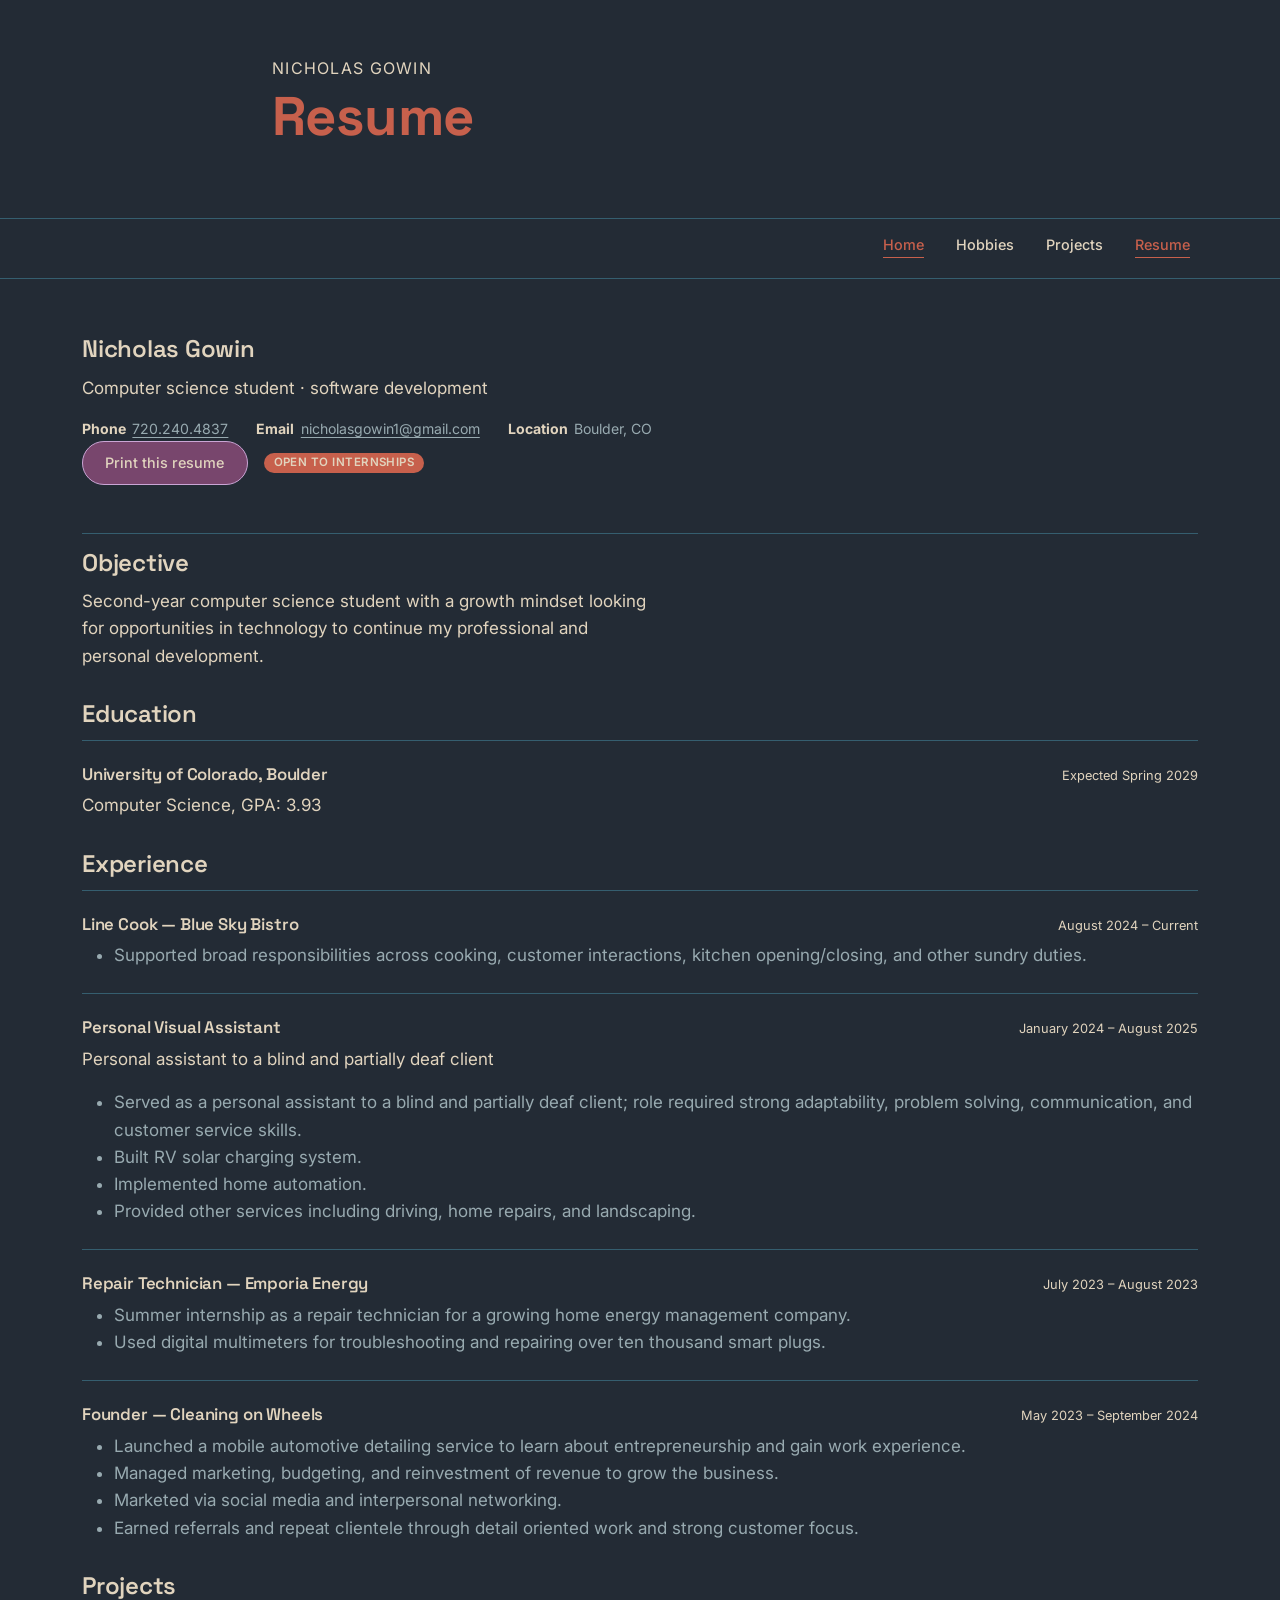
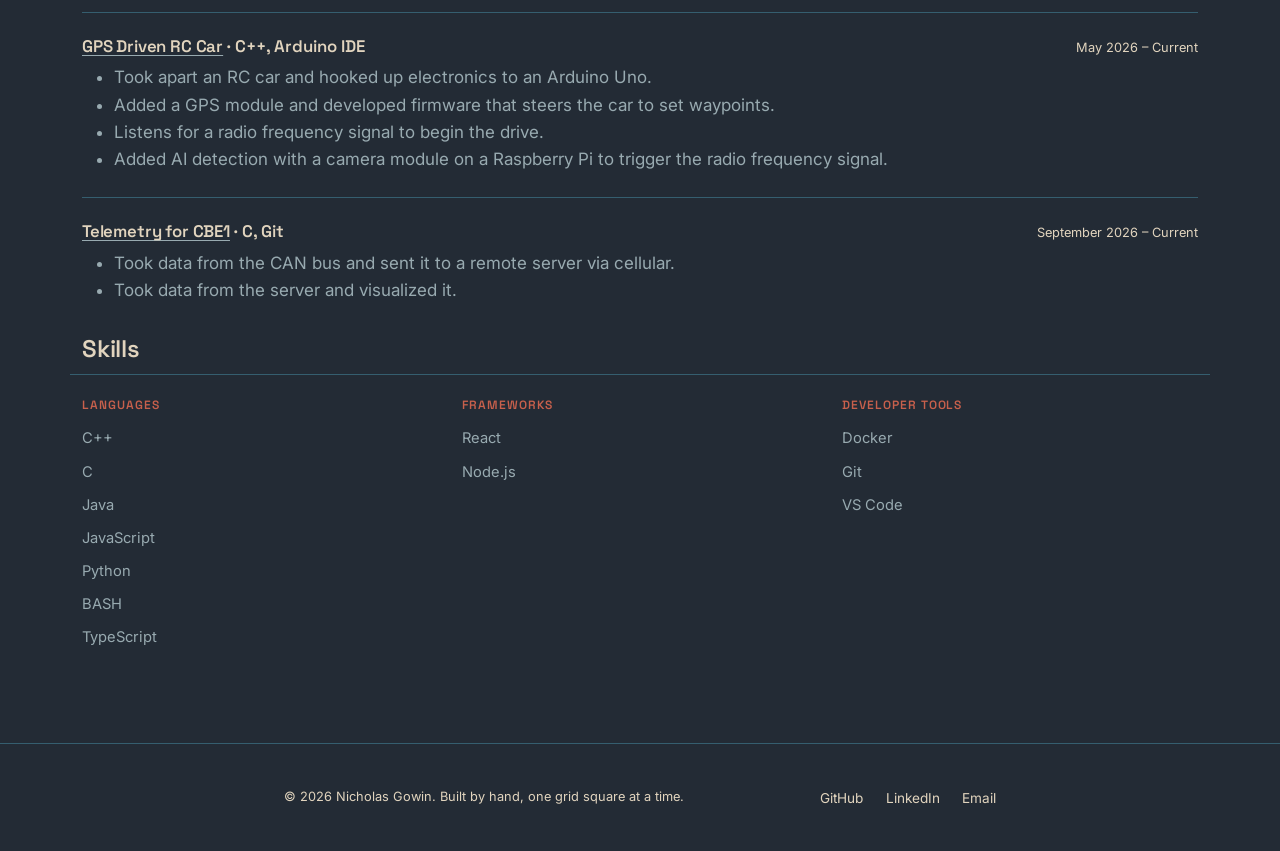
<file: views/resume.html>
<!DOCTYPE html>
<html lang="en">
<head>
  <meta charset="UTF-8">
  <meta name="viewport" content="width=device-width, initial-scale=1.0">
  <title>Nicholas Gowin — Resume</title>
  <link href="https://cdn.jsdelivr.net/npm/bootstrap@5.3.3/dist/css/bootstrap.min.css" rel="stylesheet">
  <link rel="stylesheet" href="../resources/css/style.css">
</head>
<body>

  <!--
    BOOTSTRAP CLASS ANNOTATIONS (Step 4 requirement — three classes explained)

    Bootstrap class     | Element using it                  | What it does
    --------------------|------------------------------------|----------------------------------------------------------
    container           | <div class="container"> around     | Centers the page content in a fixed max-width column and
                         | <main> on every page                | adds responsive left/right gutters that shrink on mobile.
    row-cols-md-2        | Hobby card grid (hobbies.html)      | Tells the Bootstrap grid to lay out 2 cards per row once
                         |                                      | the viewport reaches "md" width, and stack to 1 per row
                         |                                      | below that — no custom media query needed.
    accordion-button     | Project title buttons (projects.html)| Styles a clickable header that expands/collapses its
                         |                                      | matching accordion-body, and (via aria-expanded) tells
                         |                                      | assistive tech whether that panel is open or closed.
  -->

  <header class="site-header">
    <div class="identity">
      <p class="tagline" style="margin-bottom:0.2em;">Nicholas Gowin</p>
      <h1>Resume</h1>
    </div>
  </header>

  <nav class="navbar navbar-expand-lg site-navbar">
    <div class="container">
      <button class="navbar-toggler" type="button" data-bs-toggle="collapse" data-bs-target="#navMain" aria-controls="navMain" aria-expanded="false" aria-label="Toggle navigation">
        <span class="navbar-toggler-icon"></span>
      </button>
      <div class="collapse navbar-collapse" id="navMain">
        <ul class="navbar-nav ms-auto gap-lg-4">
          <a class="nav-link active" aria-current="page" href="index.html">Home</a>
          <li class="nav-item"><a class="nav-link" href="hobbies.html">Hobbies</a></li>
          <li class="nav-item"><a class="nav-link" href="projects.html">Projects</a></li>
          <li class="nav-item"><a class="nav-link active" aria-current="page" href="resume.html">Resume</a></li>
        </ul>
      </div>
    </div>
  </nav>

  <main>
    <div class="container">
      <section class="resume-header">
        <h2>Nicholas Gowin</h2>
        <p style="margin-bottom:0;">Computer science student · software development</p>
        <dl class="contact-list">
          <div><dt>Phone</dt><dd><a href="tel:7202404837">720.240.4837</a></dd></div>
          <div><dt>Email</dt><dd><a href="mailto:nicholasgowin1@gmail.com">nicholasgowin1@gmail.com</a></dd></div>
          <div><dt>Location</dt><dd>Boulder, CO</dd></div>
        </dl>
        <p class="d-flex align-items-center gap-3 flex-wrap">
          <a class="btn" href="../resume.pdf" target="_blank" rel="noopener">Print this resume</a>
          <span class="badge open-badge rounded-pill">Open to internships</span>
        </p>
      </section>

      <section aria-labelledby="objective-heading">
        <hr class="eyebrow-line">
        <h2 id="objective-heading">Objective</h2>
        <p>
          Second-year computer science student with a growth mindset
          looking for opportunities in technology to continue my
          professional and personal development.
        </p>
      </section>

      <section aria-labelledby="education-heading">
        <hr class="eyebrow-line">
        <h2 id="education-heading">Education</h2>
        <article class="resume-entry">
          <div class="role-line">
            <h3>University of Colorado, Boulder</h3>
            <time datetime="2029">Expected Spring 2029</time>
          </div>
          <p>Computer Science, GPA: 3.93</p>
        </article>
      </section>

      <section aria-labelledby="experience-heading">
        <hr class="eyebrow-line">
        <h2 id="experience-heading">Experience</h2>

        <article class="resume-entry">
          <div class="role-line">
            <h3>Line Cook — Blue Sky Bistro</h3>
            <time datetime="2024-08">August 2024 – Current</time>
          </div>
          <ul>
            <li>Supported broad responsibilities across cooking, customer interactions, kitchen opening/closing, and other sundry duties.</li>
          </ul>
        </article>

        <article class="resume-entry">
          <div class="role-line">
            <h3>Personal Visual Assistant</h3>
            <time datetime="2024-01/2025-08">January 2024 – August 2025</time>
          </div>
          <p class="meta" style="text-transform:none; letter-spacing:0;">Personal assistant to a blind and partially deaf client</p>
          <ul>
            <li>Served as a personal assistant to a blind and partially deaf client; role required strong adaptability, problem solving, communication, and customer service skills.</li>
            <li>Built RV solar charging system.</li>
            <li>Implemented home automation.</li>
            <li>Provided other services including driving, home repairs, and landscaping.</li>
          </ul>
        </article>

        <article class="resume-entry">
          <div class="role-line">
            <h3>Repair Technician — Emporia Energy</h3>
            <time datetime="2023-07/2023-08">July 2023 – August 2023</time>
          </div>
          <ul>
            <li>Summer internship as a repair technician for a growing home energy management company.</li>
            <li>Used digital multimeters for troubleshooting and repairing over ten thousand smart plugs.</li>
          </ul>
        </article>

        <article class="resume-entry">
          <div class="role-line">
            <h3>Founder — Cleaning on Wheels</h3>
            <time datetime="2023-05/2024-09">May 2023 – September 2024</time>
          </div>
          <ul>
            <li>Launched a mobile automotive detailing service to learn about entrepreneurship and gain work experience.</li>
            <li>Managed marketing, budgeting, and reinvestment of revenue to grow the business.</li>
            <li>Marketed via social media and interpersonal networking.</li>
            <li>Earned referrals and repeat clientele through detail oriented work and strong customer focus.</li>
          </ul>
        </article>
      </section>

      <section aria-labelledby="projects-heading">
        <hr class="eyebrow-line">
        <h2 id="projects-heading">Projects</h2>

        <article class="resume-entry">
          <div class="role-line">
            <h3><a href="projects.html#collapse-GPS-Car" style="color: var(--ink-soft);">GPS Driven RC Car</a> <span class="meta" style="text-transform:none; letter-spacing:0;">· C++, Arduino IDE</span></h3>
            <time datetime="2026-05">May 2026 – Current</time>
          </div>
          <ul>
            <li>Took apart an RC car and hooked up electronics to an Arduino Uno.</li>
            <li>Added a GPS module and developed firmware that steers the car to set waypoints.</li>
            <li>Listens for a radio frequency signal to begin the drive.</li>
            <li>Added AI detection with a camera module on a Raspberry Pi to trigger the radio frequency signal.</li>
          </ul>
        </article>

        <article class="resume-entry">
          <div class="role-line">
            <h3><a href="projects.html#collapse-telemetry" style="color: var(--ink-soft);">Telemetry for CBE1</a> <span class="meta" style="text-transform:none; letter-spacing:0;">· C, Git</span></h3>
            <time datetime="2026-09">September 2026 – Current</time>
          </div>
          <ul>
            <li>Took data from the CAN bus and sent it to a remote server via cellular.</li>
            <li>Took data from the server and visualized it.</li>
          </ul>
        </article>
      </section>

      <section aria-labelledby="skills-heading">
        <hr class="eyebrow-line">
        <h2 id="skills-heading">Skills</h2>
        <div class="row skills-grid">
          <div class="col-sm-4 mb-4">
            <h3>Languages</h3>
            <ul>
              <li>C++</li>
              <li>C</li>
              <li>Java</li>
              <li>JavaScript</li>
              <li>Python</li>
              <li>BASH</li>
              <li>TypeScript</li>
            </ul>
          </div>
          <div class="col-sm-4 mb-4">
            <h3>Frameworks</h3>
            <ul>
              <li>React</li>
              <li>Node.js</li>
            </ul>
          </div>
          <div class="col-sm-4 mb-4">
            <h3>Developer Tools</h3>
            <ul>
              <li>Docker</li>
              <li>Git</li>
              <li>VS Code</li>
            </ul>
          </div>
        </div>
      </section>
    </div>
  </main>

  <footer class="site-footer">
    <div class="container footer-inner">
      <small>&copy; 2026 Nicholas Gowin. Built by hand, one grid square at a time.</small>
      <ul class="social-list">
        <li><a href="https://github.com/nicholasgowin1">GitHub</a></li>
        <li><a href="https://www.linkedin.com/in/nicholas-gowin-403a16380/">LinkedIn</a></li>
        <li><a href="mailto:nicholasgowin1@gmail.com">Email</a></li>
      </ul>
    </div>
  </footer>

  <script src="https://cdn.jsdelivr.net/npm/bootstrap@5.3.3/dist/js/bootstrap.bundle.min.js"></script>
</body>
</html>
</file>
<file: resources/css/style.css>
/* ============================================================
   Nicholas Gowin — portfolio stylesheet
   Style reference: perryw-2023.webflow.io/info — an oversized,
   confident name treatment, generous whitespace, plain-text
   navigation, tracked small-caps section labels, and clean
   divider-separated lists instead of boxed "cards." One quiet
   accent color (moss green, echoing the trees in the home photo)
   is used sparingly so the layout stays the star.
   ============================================================ */

@import url("https://fonts.googleapis.com/css2?family=Space+Grotesk:wght@500;600;700&family=Inter:wght@400;500;600&display=swap");

:root {
  /* palette: dark olive-black background, sage text, gold /
     amber / rust / forest-green accents */
  --bg: #232b35;
  --ink: #c7604c;
  --ink-soft: #e1d4be;
  --ink-subtle: #98aab0;
  --line: #355e6f;
  --accent: #c7604c;        /* gold — links, active nav, labels */
  --accent-soft: #e1d4be;   /* amber — meta text, secondary accent */
  --brand: #caa5d5;         /* forest green — button base */
  --accent-strong: #78466d; /* rust — button hover, strongest accent */
  --display: "Space Grotesk", "Inter", -apple-system, "Segoe UI", sans-serif;
  --sans: "Inter", -apple-system, "Segoe UI", sans-serif;
  --max: 46rem;
}

* { box-sizing: border-box; }

html { scroll-behavior: smooth; }

body {
  margin: 0;
  font-family: var(--sans);
  color: var(--ink-subtle);
  background: var(--bg);
  line-height: 1.6;
  font-size: 17px;
}

img { max-width: 100%; display: block; }

.center-image {
  display: block;
  margin-left: auto;
  margin-right: auto;
  width: 50%; /* Optional: Controls the size of the image */
}

a { color: var(--ink-subtle); text-decoration-color: var(--ink-subtle); text-underline-offset: 3px; }
a:hover { color: var(--brand); text-decoration-color: var(--brand); }

:focus-visible {
  outline: 2px solid var(--accent);
  outline-offset: 3px;
}

/* RECORDING OUTPUT: Element selector with custom typography and margin */
h1, h2, h3 {
  font-family: var(--display);
  font-weight: 600;
  color: var(--ink-soft);
  line-height: 1.15;
  margin: 0 0 0.5em;
  letter-spacing: -0.01em;
}

h1 { font-size: clamp(2.4rem, 5vw, 3.4rem); font-weight: 700; }
h2 { font-size: 1.5rem; }
h3 { font-size: 1.05rem; font-weight: 600; }

p { max-width: 34em; color: var(--ink-soft); }

/* ---------- header + plain-text navigation ---------- */

.site-header {
  background: var(--bg);
  color: var(--ink-soft);
  padding: 3.5rem 1.5rem 2rem;
  border-bottom: 1px solid var(--line);
}

.site-header .identity {
  max-width: var(--max);
  margin: 0 auto;
  padding-bottom: 1.75rem;
}

.site-header h1 { color: var(--ink); margin-bottom: 0.2em; }
.site-header .tagline {
  font-family: var(--sans);
  color: var(--ink-soft);
  margin: 0;
  font-size: 1rem;
  text-transform: uppercase;
  letter-spacing: 0.08em;
}

/* ---------- main canvas ---------- */

main {
  background: var(--bg);
  padding: 3.5rem 1.5rem 4rem;
}

main > section {
  max-width: var(--max);
  margin: 0 auto 4rem;
}

main > section:last-child { margin-bottom: 0; }

.eyebrow-line {
  width: auto;
  height: auto;
  background: none;
  border: none;
  margin: 0 0 0.9rem;
}

.eyebrow-line::before {
  content: "";
  display: none;
}

/* Turn the old divider <hr> into a small tracked-caps label,
   matching the "ABOUT ME" / "EXPERIENCE" labels on the reference
   site, purely via CSS so no markup changes were needed. */
main > section > .eyebrow-line {
  display: block;
  font-family: var(--sans);
  font-size: 0.72rem;
  font-weight: 600;
  letter-spacing: 0.14em;
  text-transform: uppercase;
  color: var(--accent);
}

/* ---------- hero (home page) ---------- */

/* Column widths now come from Bootstrap's .col-md-4 / .col-md-8
   classes in the markup; this just tidies up spacing. */
.hero {
  background: transparent;
  border: none;
  border-radius: 0;
  padding: 0;
}

.hero img {
  border: 1px solid var(--line);
  border-radius: 6px;
  background: transparent;
}

.hero .intro h2 { font-size: clamp(1.4rem, 3vw, 1.9rem); }
.hero .intro p { margin-top: 0; }

.pin-list {
  margin: 1.25rem 0 0;
  padding-left: 0;
  list-style: none;
}

.pin-list li {
  padding: 0.85rem 0;
  border-top: 1px solid var(--line);
  margin-bottom: 0;
}

/* ---------- entry cards (hobbies) ---------- */
/* Bootstrap's grid (.row / .col) now handles the responsive
   layout; these rules restyle Bootstrap's own .card component
   to match the site's palette instead of duplicating it. */

.card {
  background: rgba(38, 46, 49, 0.18);
  border: 1px solid var(--line);
  border-radius: 8px;
  color: var(--ink-soft);
}

.card .card-title { color: var(--ink-soft); margin-bottom: 0.3rem; }
.card .card-text { color: var(--ink-soft); }

.card .meta {
  font-family: var(--sans);
  font-size: 0.75rem;
  font-weight: 600;
  letter-spacing: 0.08em;
  text-transform: uppercase;
  color: var(--accent-soft);
  margin: 0 0 0.5rem;
}

/* Reused for hobby/project tags via Bootstrap's badge component */
.badge.tag-badge {
  font-family: var(--sans);
  font-size: 0.72rem;
  font-weight: 500;
  text-transform: none;
  letter-spacing: 0;
  background: var(--accent-strong);
  color: var(--ink-soft);
  border-radius: 4px;
  padding: 0.35em 0.6em;
  margin: 0.3rem 0.4rem 0 0;
}

.badge.open-badge {
  font-family: var(--sans);
  font-size: 0.72rem;
  font-weight: 600;
  text-transform: uppercase;
  letter-spacing: 0.04em;
  background: var(--accent);
  color: var(--ink-soft);
  padding: 0.4em 0.85em;
}

/* ---------- Bootstrap navbar ---------- */

.site-navbar {
  background: var(--bg);
  border-bottom: 1px solid var(--line);
  padding: 0.75rem 1.5rem 1.25rem;
}

.site-navbar .navbar-nav .nav-link {
  font-family: var(--sans);
  font-size: 0.9rem;
  font-weight: 500;
  color: var(--ink-soft);
  border-bottom: 1px solid transparent;
  padding: 0.1rem 0;
  margin-right: 0.5rem;
  transition: color 0.15s ease, border-color 0.15s ease;
}

.site-navbar .navbar-nav .nav-link:hover { color: var(--ink); border-color: var(--line); }

.site-navbar .navbar-nav .nav-link.active {
  color: var(--ink);
  border-bottom: 1px solid var(--accent);
}

.site-navbar .navbar-toggler {
  border-color: var(--line);
}

.site-navbar .navbar-toggler-icon {
  filter: invert(1) grayscale(1);
}

/* ---------- Bootstrap accordion (projects) ---------- */

.accordion-item {
  background: transparent;
  border: 1px solid var(--line);
  color: var(--ink-soft);
}

.accordion-button {
  font-family: var(--display);
  font-weight: 600;
  background: transparent;
  color: var(--ink-soft);
}

.accordion-button:not(.collapsed) {
  background: var(--accent-strong);
  color: var(--ink-soft);
  box-shadow: none;
}

.accordion-button:focus { box-shadow: 0 0 0 2px var(--accent); }

.accordion-button::after { filter: invert(1) grayscale(1); }

.accordion-body {
  background: rgba(38, 46, 49, 0.12);
  color: var(--ink-soft);
}

/* ---------- buttons ---------- */
/* One deliberate solid moment on an otherwise plain-text page. */

.btn {
  display: inline-block;
  font-family: var(--sans);
  font-size: 0.9rem;
  font-weight: 500;
  color: var(--accent-soft);
  background: var(--accent-strong);
  border: 1px solid var(--brand);
  border-radius: 999px;
  padding: 0.65rem 1.4rem;
  text-decoration: none;
  cursor: pointer;
  transform: none;
  transition: background 0.15s ease, color 0.15s ease, border-color 0.15s ease;
}

.btn:hover { background: var(--accent-strong); color: var(--ink-soft); border-color: var(--accent-strong); }

.btn-quiet {
  color: var(--ink-soft);
  background: transparent;
  border-color: var(--line);
}
.btn-quiet:hover { background: var(--accent); color: var(--bg); border-color: var(--accent); }

/* ---------- resume ---------- */

.resume-header {
  background: transparent;
  border: none;
  border-radius: 0;
  padding: 0 0 2rem;
  border-bottom: 1px solid var(--line);
}

.contact-list {
  display: flex;
  flex-wrap: wrap;
  gap: 0.4rem 1.75rem;
  margin: 1rem 0 0;
  padding: 0;
}
.contact-list div { display: flex; gap: 0.4rem; font-family: var(--sans); font-size: 0.88rem; }
.contact-list dt { color: var(--ink-soft); }
.contact-list dd { margin: 0; }

.resume-entry {
  border-left: none;
  border-top: 1px solid var(--line);
  padding: 1.5rem 0 0;
  margin-bottom: 0;
}

.card-grid + .resume-entry,
.resume-entry + .resume-entry { margin-top: 1.5rem; }

.resume-entry .role-line {
  display: flex;
  justify-content: space-between;
  flex-wrap: wrap;
  gap: 0.4rem;
  align-items: baseline;
}

.resume-entry time {
  font-family: var(--sans);
  font-size: 0.8rem;
  color: var(--ink-soft);
}

.skills-grid {
  padding-top: 1.5rem;
  margin-top: 0;
  border-top: 1px solid var(--line);
}

.skills-grid h3 {
  font-size: 0.75rem;
  font-weight: 600;
  letter-spacing: 0.08em;
  text-transform: uppercase;
  color: var(--accent);
  margin-bottom: 0.6rem;
}

.skills-grid ul { margin: 0; padding-left: 0; list-style: none; font-size: 0.92rem; }
.skills-grid ul li { padding: 0.3rem 0; }

/* ---------- footer ---------- */

.site-footer {
  background: var(--bg);
  color: var(--ink-soft);
  padding: 2.5rem 1.5rem;
  border-top: 1px solid var(--line);
}

.site-footer .footer-inner {
  max-width: var(--max);
  margin: 0 auto;
  display: flex;
  justify-content: space-between;
  flex-wrap: wrap;
  gap: 1rem;
  align-items: center;
}

.social-list {
  list-style: none;
  display: flex;
  gap: 1.4rem;
  padding: 0;
  margin: 0;
}

.social-list a {
  color: var(--ink-soft);
  font-family: var(--sans);
  font-size: 0.85rem;
  text-decoration: none;
  border-bottom: 1px solid transparent;
}

.social-list a:hover { color: var(--ink); border-color: var(--accent); }

.site-footer small { font-family: var(--sans); font-size: 0.8rem; color: var(--ink-soft); }

/* ---------- responsive ---------- */

@media (max-width: 640px) {
  .hero img { width: 140px; }
  .site-footer .footer-inner { flex-direction: column; align-items: flex-start; }
  .resume-entry .role-line { flex-direction: column; align-items: flex-start; }
}

@media (prefers-reduced-motion: reduce) {
  * { transition: none !important; scroll-behavior: auto !important; }
}


.tag-container {
  max-width: 100%;
  overflow: hidden;
  box-sizing: border-box;
}

.tag-badge {
  display: inline-block;
  max-width: 100%;
  white-space: normal;
  word-wrap: break-word;
  box-sizing: border-box;
}
</file>
<file: style.css>
/* ============================================================
   Nicholas Gowin — portfolio stylesheet
   Style reference: perryw-2023.webflow.io/info — an oversized,
   confident name treatment, generous whitespace, plain-text
   navigation, tracked small-caps section labels, and clean
   divider-separated lists instead of boxed "cards." One quiet
   accent color (moss green, echoing the trees in the home photo)
   is used sparingly so the layout stays the star.
   ============================================================ */

@import url("https://fonts.googleapis.com/css2?family=Space+Grotesk:wght@500;600;700&family=Inter:wght@400;500;600&display=swap");

:root {
  /* palette: dark olive-black background, sage text, gold /
     amber / rust / forest-green accents */
  --bg: #232b35;
  --ink: #c7604c;
  --ink-soft: #e1d4be;
  --ink-subtle: #98aab0;
  --line: #355e6f;
  --accent: #c7604c;        /* gold — links, active nav, labels */
  --accent-soft: #e1d4be;   /* amber — meta text, secondary accent */
  --brand: #caa5d5;         /* forest green — button base */
  --accent-strong: #78466d; /* rust — button hover, strongest accent */
  --display: "Space Grotesk", "Inter", -apple-system, "Segoe UI", sans-serif;
  --sans: "Inter", -apple-system, "Segoe UI", sans-serif;
  --max: 46rem;
}

* { box-sizing: border-box; }

html { scroll-behavior: smooth; }

body {
  margin: 0;
  font-family: var(--sans);
  color: var(--ink-subtle);
  background: var(--bg);
  line-height: 1.6;
  font-size: 17px;
}

img { max-width: 100%; display: block; }

.center-image {
  display: block;
  margin-left: auto;
  margin-right: auto;
  width: 50%; /* Optional: Controls the size of the image */
}

a { color: var(--ink-subtle); text-decoration-color: var(--ink-subtle); text-underline-offset: 3px; }
a:hover { color: var(--brand); text-decoration-color: var(--brand); }

:focus-visible {
  outline: 2px solid var(--accent);
  outline-offset: 3px;
}

/* RECORDING OUTPUT: Element selector with custom typography and margin */
h1, h2, h3 {
  font-family: var(--display);
  font-weight: 600;
  color: var(--ink-soft);
  line-height: 1.15;
  margin: 0 0 0.5em;
  letter-spacing: -0.01em;
}

h1 { font-size: clamp(2.4rem, 5vw, 3.4rem); font-weight: 700; }
h2 { font-size: 1.5rem; }
h3 { font-size: 1.05rem; font-weight: 600; }

p { max-width: 34em; color: var(--ink-soft); }

/* ---------- header + plain-text navigation ---------- */

.site-header {
  background: var(--bg);
  color: var(--ink-soft);
  padding: 3.5rem 1.5rem 2rem;
  border-bottom: 1px solid var(--line);
}

.site-header .identity {
  max-width: var(--max);
  margin: 0 auto;
  padding-bottom: 1.75rem;
}

.site-header h1 { color: var(--ink); margin-bottom: 0.2em; }
.site-header .tagline {
  font-family: var(--sans);
  color: var(--ink-soft);
  margin: 0;
  font-size: 1rem;
  text-transform: uppercase;
  letter-spacing: 0.08em;
}

/* ---------- main canvas ---------- */

main {
  background: var(--bg);
  padding: 3.5rem 1.5rem 4rem;
}

main > section {
  max-width: var(--max);
  margin: 0 auto 4rem;
}

main > section:last-child { margin-bottom: 0; }

.eyebrow-line {
  width: auto;
  height: auto;
  background: none;
  border: none;
  margin: 0 0 0.9rem;
}

.eyebrow-line::before {
  content: "";
  display: none;
}

/* Turn the old divider <hr> into a small tracked-caps label,
   matching the "ABOUT ME" / "EXPERIENCE" labels on the reference
   site, purely via CSS so no markup changes were needed. */
main > section > .eyebrow-line {
  display: block;
  font-family: var(--sans);
  font-size: 0.72rem;
  font-weight: 600;
  letter-spacing: 0.14em;
  text-transform: uppercase;
  color: var(--accent);
}

/* ---------- hero (home page) ---------- */

/* Column widths now come from Bootstrap's .col-md-4 / .col-md-8
   classes in the markup; this just tidies up spacing. */
.hero {
  background: transparent;
  border: none;
  border-radius: 0;
  padding: 0;
}

.hero img {
  border: 1px solid var(--line);
  border-radius: 6px;
  background: transparent;
}

.hero .intro h2 { font-size: clamp(1.4rem, 3vw, 1.9rem); }
.hero .intro p { margin-top: 0; }

.pin-list {
  margin: 1.25rem 0 0;
  padding-left: 0;
  list-style: none;
}

.pin-list li {
  padding: 0.85rem 0;
  border-top: 1px solid var(--line);
  margin-bottom: 0;
}

/* ---------- entry cards (hobbies) ---------- */
/* Bootstrap's grid (.row / .col) now handles the responsive
   layout; these rules restyle Bootstrap's own .card component
   to match the site's palette instead of duplicating it. */

.card {
  background: rgba(38, 46, 49, 0.18);
  border: 1px solid var(--line);
  border-radius: 8px;
  color: var(--ink-soft);
}

.card .card-title { color: var(--ink-soft); margin-bottom: 0.3rem; }
.card .card-text { color: var(--ink-soft); }

.card .meta {
  font-family: var(--sans);
  font-size: 0.75rem;
  font-weight: 600;
  letter-spacing: 0.08em;
  text-transform: uppercase;
  color: var(--accent-soft);
  margin: 0 0 0.5rem;
}

/* Reused for hobby/project tags via Bootstrap's badge component */
.badge.tag-badge {
  font-family: var(--sans);
  font-size: 0.72rem;
  font-weight: 500;
  text-transform: none;
  letter-spacing: 0;
  background: var(--accent-strong);
  color: var(--ink-soft);
  border-radius: 4px;
  padding: 0.35em 0.6em;
  margin: 0.3rem 0.4rem 0 0;
}

.badge.open-badge {
  font-family: var(--sans);
  font-size: 0.72rem;
  font-weight: 600;
  text-transform: uppercase;
  letter-spacing: 0.04em;
  background: var(--accent);
  color: var(--ink-soft);
  padding: 0.4em 0.85em;
}

/* ---------- Bootstrap navbar ---------- */

.site-navbar {
  background: var(--bg);
  border-bottom: 1px solid var(--line);
  padding: 0.75rem 1.5rem 1.25rem;
}

.site-navbar .navbar-nav .nav-link {
  font-family: var(--sans);
  font-size: 0.9rem;
  font-weight: 500;
  color: var(--ink-soft);
  border-bottom: 1px solid transparent;
  padding: 0.1rem 0;
  margin-right: 0.5rem;
  transition: color 0.15s ease, border-color 0.15s ease;
}

.site-navbar .navbar-nav .nav-link:hover { color: var(--ink); border-color: var(--line); }

.site-navbar .navbar-nav .nav-link.active {
  color: var(--ink);
  border-bottom: 1px solid var(--accent);
}

.site-navbar .navbar-toggler {
  border-color: var(--line);
}

.site-navbar .navbar-toggler-icon {
  filter: invert(1) grayscale(1);
}

/* ---------- Bootstrap accordion (projects) ---------- */

.accordion-item {
  background: transparent;
  border: 1px solid var(--line);
  color: var(--ink-soft);
}

.accordion-button {
  font-family: var(--display);
  font-weight: 600;
  background: transparent;
  color: var(--ink-soft);
}

.accordion-button:not(.collapsed) {
  background: var(--accent-strong);
  color: var(--ink-soft);
  box-shadow: none;
}

.accordion-button:focus { box-shadow: 0 0 0 2px var(--accent); }

.accordion-button::after { filter: invert(1) grayscale(1); }

.accordion-body {
  background: rgba(38, 46, 49, 0.12);
  color: var(--ink-soft);
}

/* ---------- buttons ---------- */
/* One deliberate solid moment on an otherwise plain-text page. */

.btn {
  display: inline-block;
  font-family: var(--sans);
  font-size: 0.9rem;
  font-weight: 500;
  color: var(--accent-soft);
  background: var(--accent-strong);
  border: 1px solid var(--brand);
  border-radius: 999px;
  padding: 0.65rem 1.4rem;
  text-decoration: none;
  cursor: pointer;
  transform: none;
  transition: background 0.15s ease, color 0.15s ease, border-color 0.15s ease;
}

.btn:hover { background: var(--accent-strong); color: var(--ink-soft); border-color: var(--accent-strong); }

.btn-quiet {
  color: var(--ink-soft);
  background: transparent;
  border-color: var(--line);
}
.btn-quiet:hover { background: var(--accent); color: var(--bg); border-color: var(--accent); }

/* ---------- resume ---------- */

.resume-header {
  background: transparent;
  border: none;
  border-radius: 0;
  padding: 0 0 2rem;
  border-bottom: 1px solid var(--line);
}

.contact-list {
  display: flex;
  flex-wrap: wrap;
  gap: 0.4rem 1.75rem;
  margin: 1rem 0 0;
  padding: 0;
}
.contact-list div { display: flex; gap: 0.4rem; font-family: var(--sans); font-size: 0.88rem; }
.contact-list dt { color: var(--ink-soft); }
.contact-list dd { margin: 0; }

.resume-entry {
  border-left: none;
  border-top: 1px solid var(--line);
  padding: 1.5rem 0 0;
  margin-bottom: 0;
}

.card-grid + .resume-entry,
.resume-entry + .resume-entry { margin-top: 1.5rem; }

.resume-entry .role-line {
  display: flex;
  justify-content: space-between;
  flex-wrap: wrap;
  gap: 0.4rem;
  align-items: baseline;
}

.resume-entry time {
  font-family: var(--sans);
  font-size: 0.8rem;
  color: var(--ink-soft);
}

.skills-grid {
  padding-top: 1.5rem;
  margin-top: 0;
  border-top: 1px solid var(--line);
}

.skills-grid h3 {
  font-size: 0.75rem;
  font-weight: 600;
  letter-spacing: 0.08em;
  text-transform: uppercase;
  color: var(--accent);
  margin-bottom: 0.6rem;
}

.skills-grid ul { margin: 0; padding-left: 0; list-style: none; font-size: 0.92rem; }
.skills-grid ul li { padding: 0.3rem 0; }

/* ---------- footer ---------- */

.site-footer {
  background: var(--bg);
  color: var(--ink-soft);
  padding: 2.5rem 1.5rem;
  border-top: 1px solid var(--line);
}

.site-footer .footer-inner {
  max-width: var(--max);
  margin: 0 auto;
  display: flex;
  justify-content: space-between;
  flex-wrap: wrap;
  gap: 1rem;
  align-items: center;
}

.social-list {
  list-style: none;
  display: flex;
  gap: 1.4rem;
  padding: 0;
  margin: 0;
}

.social-list a {
  color: var(--ink-soft);
  font-family: var(--sans);
  font-size: 0.85rem;
  text-decoration: none;
  border-bottom: 1px solid transparent;
}

.social-list a:hover { color: var(--ink); border-color: var(--accent); }

.site-footer small { font-family: var(--sans); font-size: 0.8rem; color: var(--ink-soft); }

/* ---------- responsive ---------- */

@media (max-width: 640px) {
  .hero img { width: 140px; }
  .site-footer .footer-inner { flex-direction: column; align-items: flex-start; }
  .resume-entry .role-line { flex-direction: column; align-items: flex-start; }
}

@media (prefers-reduced-motion: reduce) {
  * { transition: none !important; scroll-behavior: auto !important; }
}


.tag-badge {
  white-space: normal !important;
  display: block;
}
</file>
